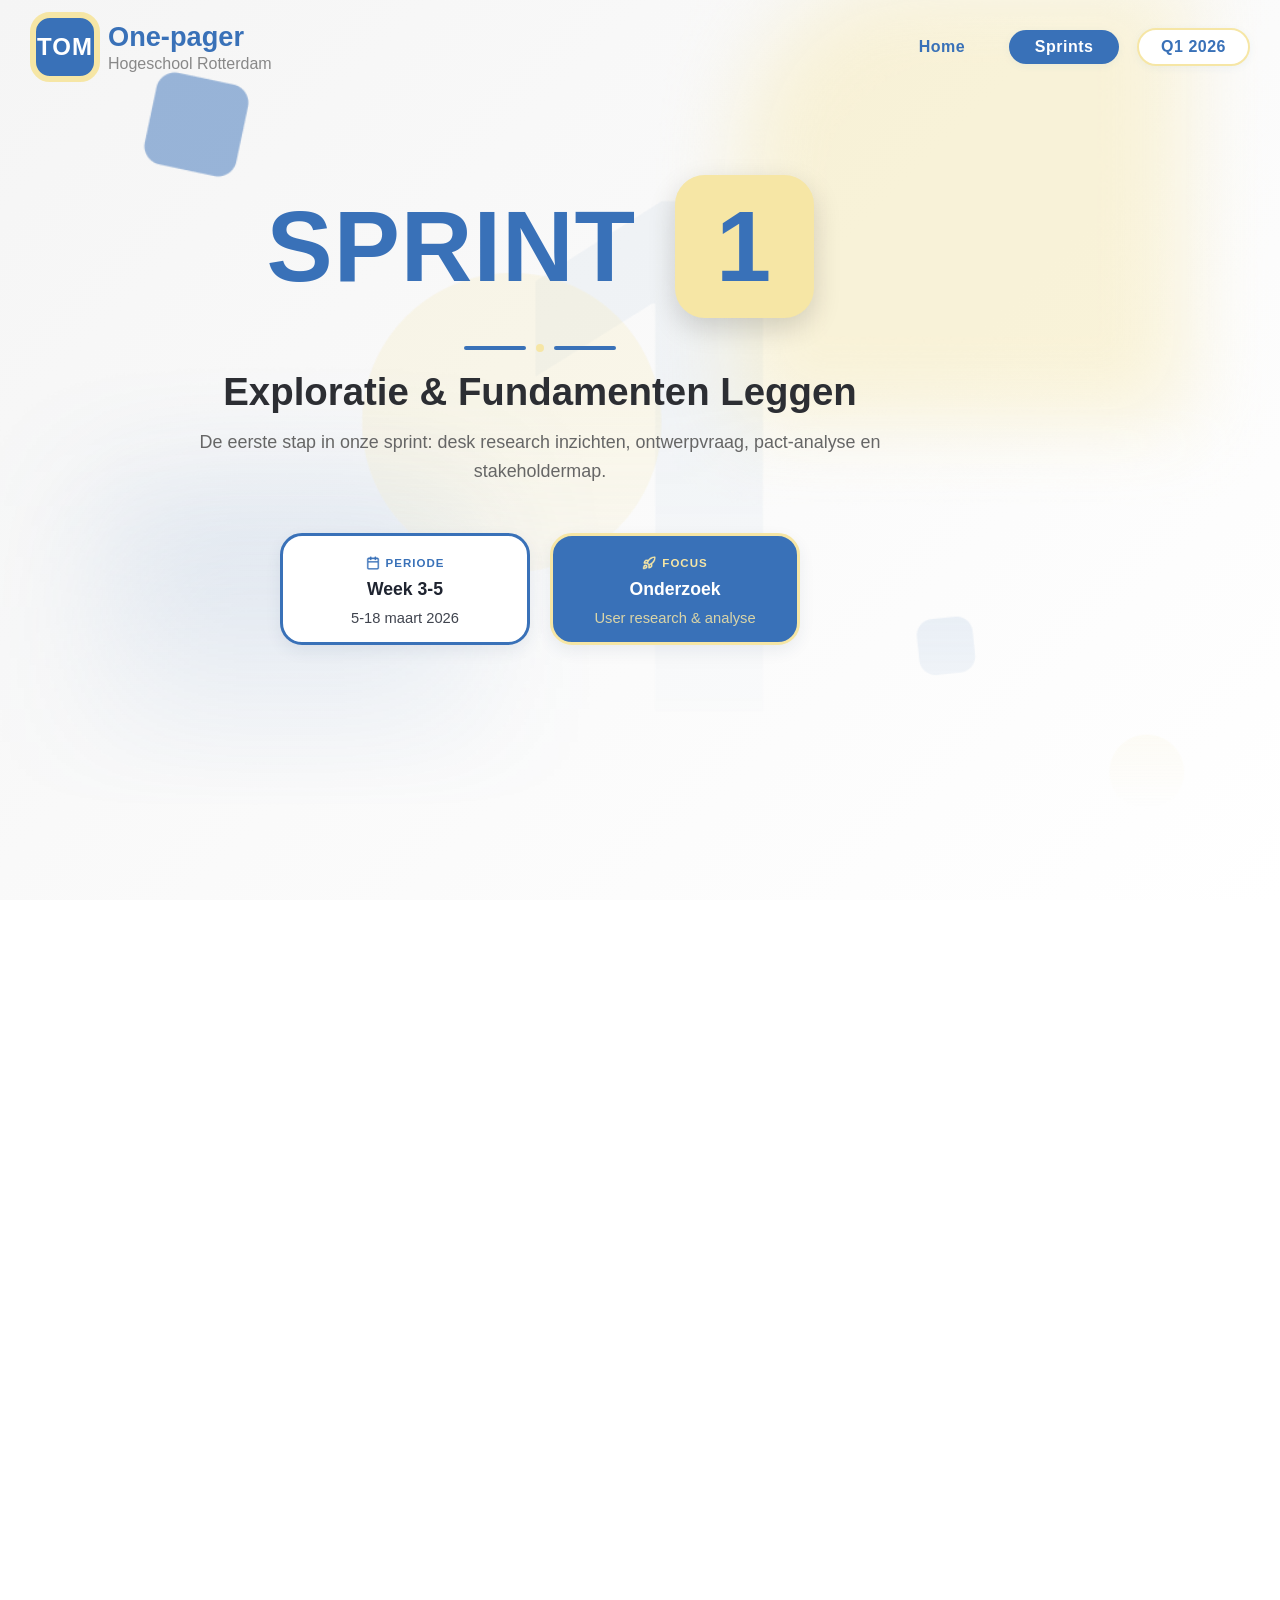
<file: Sprints/sprint_1.html>
<!DOCTYPE html>
<html lang="nl">
<head>
	<meta charset="UTF-8">
	<meta name="viewport" content="width=device-width, initial-scale=1.0">
	<title>Sprint 1</title>
    <script src="../sprint-dropdown.js" defer></script>
    <script src="../header-scroll.js" defer></script>
	<link rel="stylesheet" href="../style.css">
</head>
<body class="sprint-hero-page sprint-1-bg">
	 <header class="top-header sticky">
            <div class="header-content new-header">
                <a href="../index.html" class="logo-badge">
                    <div class="logo-square">
                        <span class="logo-text">TOM</span>
                    </div>
                </a>
                <div class="header-title-group">
                    <span class="header-title">One-pager</span>
                    <span class="header-subtitle">Hogeschool Rotterdam</span>
                </div>
                <div class="header-badges ">
                    <a href="../index.html" class="header-link">Home</a>
                    <div class="dropdown">
                        <button class="badge badge-blue" id="sprintDropdownBtn">Sprints</button>
                        <div id="sprintDropdownMenu" class="dropdown-menu">
                            <a href="sprint_1.html" class="dropdown-item">Sprint 1</a>
                            <a href="sprint_2.html" class="dropdown-item">Sprint 2</a>
                            <a href="sprint_3.html" class="dropdown-item">Sprint 3</a>
                            <a href="sprint_4.html" class="dropdown-item">Sprint 4</a>
                            <a href="sprint_5.html" class="dropdown-item">Sprint 5</a>
                        </div>
                    </div>
                    <span class="badge badge-yellow">Q1 2026</span>
                </div>
            </div>
        </header>
    <main>
        <section class="sprint-hero">
            <h1 class="sprint-title">SPRINT <span class="sprint-title-chip">1</span></h1>
            <div class="sprint-divider" aria-hidden="true">
                <span></span>
                <i></i>
                <span></span>
            </div>
            <h2 class="sprint-subtitle">Exploratie &amp; Fundamenten Leggen</h2>
            <p class="sprint-description">De eerste stap in onze sprint: desk research inzichten, ontwerpvraag, pact-analyse en stakeholdermap.</p>

            <div class="sprint-cards">
                <article class="sprint-card sprint-card-period">
                    <p class="sprint-card-label highlight-blue">
                        <img src="../Images/icons/Container_afspraken_secondairy.png" alt="Periode icoon" class="sprint-card-label-icon">
                        Periode
                    </p>
                    <p class="sprint-card-value">Week 3-5</p>
                    <p class="sprint-card-note">5-18 maart 2026</p>
                </article>

                <article class="sprint-card sprint-card-focus">
                    <p class="sprint-card-label highlight-yellow">
						<img src="../Images/icons/Container_rocket_secondairy.png" alt="Focus icoon" class="sprint-card-label-icon">
						Focus
					</p>
                    <p class="sprint-card-value">Onderzoek</p>
                    <p class="sprint-card-note highlight-yellow">User research &amp; analyse</p>
                </article>
            </div>
        </section>

		<!-- Ontwerpvraag Section -->
		<section class="design-question-section">
			<div class="dq-outer">
				<div class="dq-card">
					<span class="dq-label"><strong>ONTWERPVRAAG</strong></span>
					<p>Hoe kunnen we laaggeletterde migranten, tussen de 25 en 45 jaar, ondersteunen bij het sollicitatieproces?</p>
				</div>
			</div>
		</section>

        <!-- Scope & Sprintdoel Section -->
        <section class="scope-section">
            <h2 class="section-title">Scope & Sprintdoel</h2>

            <div class="scope-grid">
                <div class="scope-card scope-in">
                    <div class="scope-header">
                        <span class="scope-badge in">✔</span>
                        <span class="scope-title">Binnen scope</span>
                    </div>
                    <ul class="scope-list">
                        <li><span class="scope-icon in">✔</span>Desk research</li>
                        <li><span class="scope-icon in">✔</span>Field research</li>
                    </ul>
                </div>

                <div class="scope-card scope-out">
                    <div class="scope-header">
                        <span class="scope-badge out">✕</span>
                        <span class="scope-title">Buiten scope</span>
                    </div>
                    <ul class="scope-list">
                        <li><span class="scope-icon out">✕</span>Volledige implementatie </li>
                        <li><span class="scope-icon out">✕</span>Backend integratie</li>
                        <li><span class="scope-icon out">✕</span>Marketing materiaal</li>
                        <li><span class="scope-icon out">✕</span>Deployment naar productie</li>
                    </ul>
                </div>
            </div>
        </section>

        <!-- Sprintdoel Section -->
        <section class="design-question-section">
            <div class="dq-outer">
                <div class="dq-card">
                    <span class="dq-label"><strong>Sprintdoel</strong></span>
                    <p>In deze sprint willen wij onderzoek doen naar laaggeletterdheid en binnen dit onderwerp een specifiek probleem kiezen om verder te onderzoeken.</p>                </div>
            </div>
        </section>

        <!-- Pactanalyse Section -->
        <section class="pactanalyse-section">
            <h2 class="section-title">Pactanalyse</h2>
            <div class="pactanalyse-image-fullwidth">
                <img src="../Images/Packtanalyse.png" alt="Pactanalyse afbeelding" class="pactanalyse-img-fullwidth">
            </div>
        </section>

        <!-- Interview 1 Section -->
        <section class="sprint4-observation-section" aria-labelledby="interview1-title">
            <h2 id="interview1-title" class="section-title">Interviews Praktijkpartners</h2>
            <div class="sprint4-observation-card">
                <p>We zijn de sprint begonnen met interviews. Op hillevliet zijn we allemaal opgesplitst en hebben we vragen voorbereid en gevraagd aan de praktijkpartners. Hier kwam uit dat... ??? IDK MAAK AF</p>
            </div>
        </section>

        <!-- Desk Research Section -->
        <section class="sprint4-observation-section" aria-labelledby="deskresearch-title">
            <h2 id="deskresearch-title" class="section-title">Desk Research</h2>
            <div class="sprint4-observation-card">
                <p>We zijn begonnen met deskresearch. Hiervoor hebben we twaalf deelvragen opgesteld over verschillende onderwerpen binnen laaggeletterdheid. Ieder teamlid heeft twee deelvragen onderzocht. Met dit onderzoek wilden we basiskennis opdoen over laaggeletterdheid en de verschillende problemen waar deze doelgroep mee te maken heeft. Vervolgens hebben we onze bevindingen met elkaar gedeeld, zodat we als team konden bepalen op welk onderwerp binnen laaggeletterdheid we ons tijdens dit project wilden richten.</p>
                <br>
                <p><strong>Deelvragen:</strong></p>
                <div class="deelvragen-grid">
                    <div class="deelvraag-item"><span class="deelvraag-nr">1</span>Welke groepen mensen in Nederland hebben het vaakst te maken met laaggeletterdheid?</div>
                    <div class="deelvraag-item"><span class="deelvraag-nr">2</span>Wat zijn de belangrijkste kenmerken van laaggeletterde mensen (leeftijd, opleiding, achtergrond of werksituatie)?</div>
                    <div class="deelvraag-item"><span class="deelvraag-nr">3</span>In welke dagelijkse situaties ervaren laaggeletterde mensen de meeste problemen door hun beperkte taalvaardigheid?</div>
                    <div class="deelvraag-item"><span class="deelvraag-nr">4</span>Met welke taken hebben laaggeletterde mensen de meeste moeite, zoals administratie, gezondheidsinformatie of digitale diensten?</div>
                    <div class="deelvraag-item"><span class="deelvraag-nr">5</span>In welke situaties heeft laaggeletterdheid de grootste impact op hun zelfstandigheid en kwaliteit van leven?</div>
                    <div class="deelvraag-item"><span class="deelvraag-nr">6</span>Welke problemen ervaren laaggeletterde mensen bij het begrijpen van overheidsbrieven en formulieren?</div>
                    <div class="deelvraag-item"><span class="deelvraag-nr">7</span>Welke problemen ervaren laaggeletterde mensen bij het begrijpen van medicatie-instructies, doktersvoorschriften of voedingsinformatie?</div>
                    <div class="deelvraag-item"><span class="deelvraag-nr">8</span>Hoe gaan laaggeletterde mensen momenteel om met informatie die zij moeilijk begrijpen?</div>
                    <div class="deelvraag-item"><span class="deelvraag-nr">9</span>Bij wie zoeken laaggeletterde mensen hulp wanneer zij een brief, formulier of instructie niet begrijpen?</div>
                    <div class="deelvraag-item"><span class="deelvraag-nr">10</span>Welke bestaande hulpmiddelen of initiatieven zijn er om laaggeletterde mensen te ondersteunen?</div>
                    <div class="deelvraag-item"><span class="deelvraag-nr">11</span>Waarom maken laaggeletterde mensen soms geen gebruik van bestaande hulpmiddelen of ondersteuning?</div>
                    <div class="deelvraag-item"><span class="deelvraag-nr">12</span>Welke specifieke groep laaggeletterden ervaart het grootste probleem binnen het gekozen thema?</div>
                </div>
            </div>
        </section>

        <!-- Mindmap Waarden & Design Section -->
        <section class="sprint4-observation-section" aria-labelledby="mindmap-title">
            <h2 id="mindmap-title" class="section-title">Mindmap Waarden & Design</h2>
            <div class="sprint4-observation-card">
                <p>Op de workshop van maandag 9 maart hebben we een workshop gehad over hoe we de waarden van directe en indirecte stakeholders in kaart kunnen brengen, waardeconflicten die kunnen onstaan, hoe we deze kunnen balanceren en hoe we deze waarden kunnen omzetten naar ontwerprichtlijnen.</p>
            </div>
            <figure class="sprint4-probe-image-wrap">
                <img src="../Images/Mindmap Values in Design 2.png" alt="Mindmap waarden en design" class="sprint4-probe-image">
            </figure>
        </section>

        <!-- Stakeholder Matrix Section -->
        <section class="sprint4-observation-section" aria-labelledby="stakeholder-title">
            <h2 id="stakeholder-title" class="section-title">Stakeholder Matrix</h2>
            <div class="sprint4-observation-card">
                <p>Voor dit project is een stakeholderanalyse uitgevoerd in de vorm van een macht-belangenmatrix. Hiermee zijn de verschillende betrokken partijen ingedeeld op basis van hun invloed op het project en hun interesse in de uitkomst. Belangrijke stakeholders zijn onder andere laaggeletterde werkzoekenden, taalscholen zoals NLtraining, initiatieven voor laaggeletterden, werkgevers, het UWV en overheidsinstanties. De analyse hielp ons bepalen hoe we met de verschillende stakeholders moesten omgaan, bijvoorbeeld door hen actief te betrekken, goed te informeren of tevreden te houden gedurende het project.</p>
            </div>
            <figure class="sprint4-probe-image-wrap">
                <img src="../Images/Stakeholdermatrix_Macht_Belang.png" alt="Stakeholder matrix" class="sprint4-probe-image">
            </figure>
        </section>

        <!-- Interview 2 Section -->
        <section class="sprint4-observation-section" aria-labelledby="interview2-title">
            <h2 id="interview2-title" class="section-title">Interview Reint</h2>
            <div class="sprint4-observation-card">
                <p>Reint is van Stichting Lezen en Schrijven. Hij had ons afgewezen als praktijkpartner, maar we mochten een gesprek bijwonen van een ander groepje en daar ook onze eigen vragen stellen. Tijdens het gesprek hebben we meer inzicht gekregen in de uitdagingen waar laaggeletterden mee te maken hebben. We leerden onder andere dat er al veel ondersteuning beschikbaar is, maar dat deze vaak niet wordt gebruikt door schaamte of omdat mensen niet weten dat de hulp bestaat. Daarnaast kregen we meer informatie over de problemen die laaggeletterden ervaren tijdens het sollicitatieproces en hoe bestaande hulpmiddelen worden gebruikt. Ook werd duidelijk dat leren een belangrijk onderdeel van onze oplossing moest worden, omdat mensen die eenmaal beginnen met lessen deze vaak blijven volgen. Verder leerden we hoe belangrijk toegankelijkheid, eenvoud en een goede balans tussen tekst, geluid en beelden zijn bij het ontwerpen van een product voor deze doelgroep.</p>
            </div>
        </section>

        <!-- Interview 3 Section -->
        <section class="sprint4-observation-section" aria-labelledby="interview3-title">
            <h2 id="interview3-title" class="section-title">Interview Tanja</h2>
            <div class="sprint4-observation-card">
                <p>Tijdens sprint 1 hebben we een gesprek gehad met Tanja Ubert. Zij is een hogeschooldocent op de Hogeschool Rotterdam en voor haar bordspel Living Without Letters komt ze vaak in contact met laaggeletterden. Tijdens dit gesprek hebben we het gehad over hoe laaggeletterden leven, hoe zij de arbeidsmarkt zien en het verschil tussen moedertaal- en niet-moedertaalsprekers. Wat we vooral hebben geleerd is dat leven onder te lezen mogelijk is door de omgeving goed te onthouden en door hulp te vragen, waardoor laaggeletterdheid onzichtbaar lijkt. Binnen NT2-groep leven mensen echter vooral in kleine en strikte sociale regels met weinig externe contacten, waaronder vrouwen die in hun herkomstland geen onderwijs mochten volgen. Hierdoor is het vinden van hulp  voor hen een stuk moeilijker.</p>
            </div>
        </section>

    </main>
    
    <!-- Footer -->
    <footer class="footer-info">
        <div class="footer-info-cards">
            <div class="footer-info-card">
                <span class="footer-info-label">TEAMNAAM</span>
                <span class="footer-info-value">Team TOM</span>
            </div>
            <div class="footer-info-card">
                <span class="footer-info-label">OPDRACHT</span>
                <span class="footer-info-value">Digitale Sociale Innovatie</span>
            </div>
            <div class="footer-info-card">
                <span class="footer-info-label">CONTACT</span>
                <span class="footer-info-value">Fanuel Hadgu - 1087006@hr.nl</span>
            </div>
        </div>
    </footer>
</body>
</html>
</file>
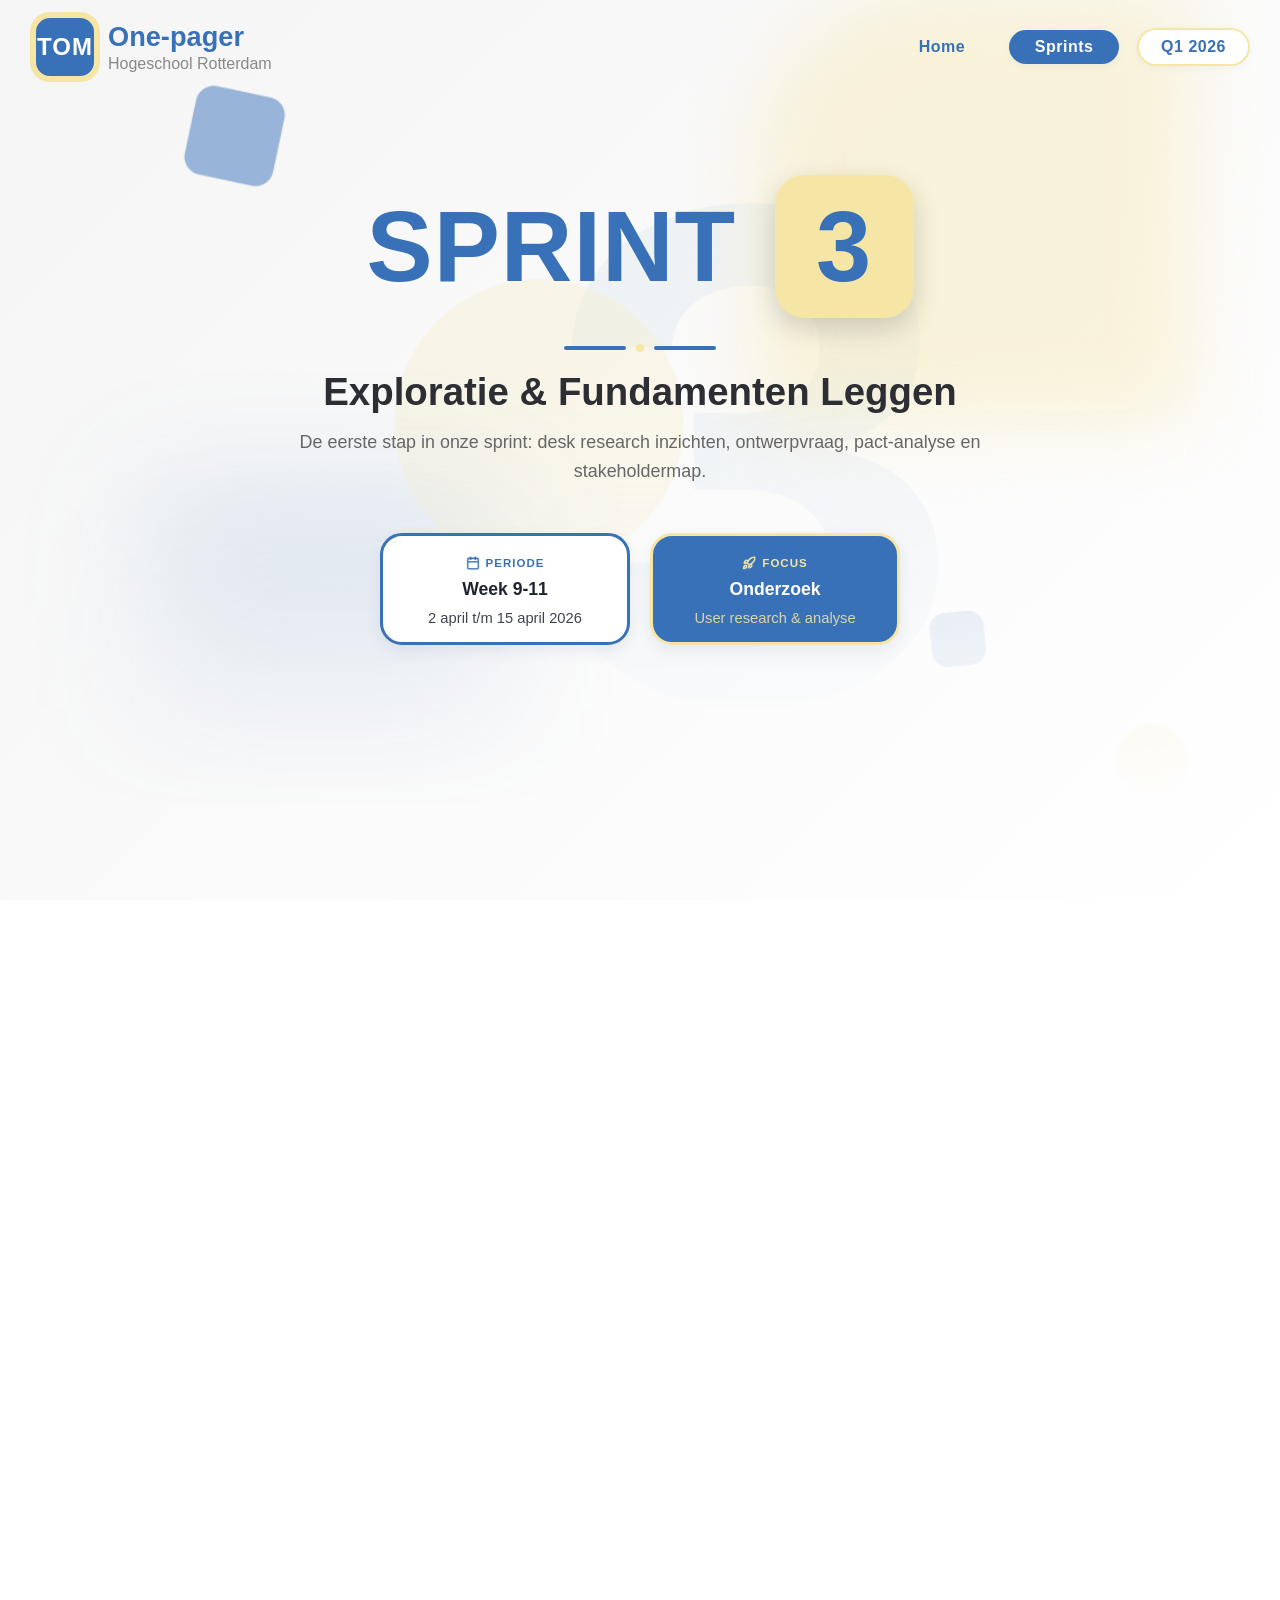
<file: Sprints/sprint_3.html>
<!DOCTYPE html>
<html lang="nl">
<head>
	<meta charset="UTF-8">
	<meta name="viewport" content="width=device-width, initial-scale=1.0">
	<title>Sprint 3</title>
	<script src="../sprint-dropdown.js"></script>
	<script src="../header-scroll.js"></script>
	<link rel="stylesheet" href="../style.css">
</head>
<body class="sprint-hero-page sprint-3-bg">
	 <header class="top-header sticky">
            <div class="header-content new-header">
                <a href="../index.html" class="logo-badge">
                    <div class="logo-square">
                        <span class="logo-text">TOM</span>
                    </div>
                </a>
                <div class="header-title-group">
                    <span class="header-title">One-pager</span>
                    <span class="header-subtitle">Hogeschool Rotterdam</span>
                </div>
                <div class="header-badges ">
                    <a href="../index.html" class="header-link">Home</a>
                    <div class="dropdown">
                        <button class="badge badge-blue" id="sprintDropdownBtn">Sprints</button>
                        <div id="sprintDropdownMenu" class="dropdown-menu">
                            <a href="sprint_1.html" class="dropdown-item">Sprint 1</a>
                            <a href="sprint_2.html" class="dropdown-item">Sprint 2</a>
                            <a href="sprint_3.html" class="dropdown-item">Sprint 3</a>
                            <a href="sprint_4.html" class="dropdown-item">Sprint 4</a>
                            <a href="sprint_5.html" class="dropdown-item">Sprint 5</a>
                        </div>
                    </div>
                    <span class="badge badge-yellow">Q1 2026</span>
                </div>
            </div>
        </header>
    <main class="sprint-main">
        <section class="sprint-hero">
            <h1 class="sprint-title">SPRINT <span class="sprint-title-chip">3</span></h1>
            <div class="sprint-divider" aria-hidden="true">
                <span></span>
                <i></i>
                <span></span>
            </div>
            <h2 class="sprint-subtitle">Exploratie &amp; Fundamenten Leggen</h2>
            <p class="sprint-description">De eerste stap in onze sprint: desk research inzichten, ontwerpvraag, pact-analyse en stakeholdermap.</p>

            <div class="sprint-cards">
                <article class="sprint-card sprint-card-period">
                    <p class="sprint-card-label highlight-blue">
                        <img src="../Images/icons/Container_afspraken_secondairy.png" alt="Periode icoon" class="sprint-card-label-icon">
                        Periode
                    </p>
                    <p class="sprint-card-value">Week 9-11</p>
                    <p class="sprint-card-note">2 april t/m 15 april 2026</p>
                </article>

                <article class="sprint-card sprint-card-focus">
                    <p class="sprint-card-label highlight-yellow">
						<img src="../Images/icons/Container_rocket_secondairy.png" alt="Focus icoon" class="sprint-card-label-icon">
						Focus
					</p>
                    <p class="sprint-card-value">Onderzoek</p>
                    <p class="sprint-card-note highlight-yellow">User research &amp; analyse</p>
                </article>
            </div>
        </section>

        <!-- Ontwerpvraag Section -->
		<section class="design-question-section">
			<div class="dq-outer">
				<div class="dq-card">
					<span class="dq-label"><strong>ONTWERPVRAAG</strong></span>
					<p>Welke functionaliteiten moeten we verwerken in ons prototype om werkzoekende  laaggeletterde tussen 18 en 60 te ondersteunen in het sollicitatieproces?</p>
				</div>
			</div>
		</section>

         <!-- Scope & Sprintdoel Section -->
        <section class="scope-section">
            <h2 class="section-title">Scope & Sprintdoel</h2>

            <div class="scope-grid">
                <div class="scope-card scope-in">
                    <div class="scope-header">
                        <span class="scope-badge in">✔</span>
                        <span class="scope-title">Binnen scope</span>
                    </div>
                    <ul class="scope-list">
                        <li><span class="scope-icon in">✔</span>Tweede probe opstellen</li>
                        <li><span class="scope-icon in">✔</span>Feedback opvragen en verwerken voor gemaakte producten (persona’s/aannames, probes en concepten)</li>
                        <li><span class="scope-icon in">✔</span>Desk research</li>
                        <li><span class="scope-icon in">✔</span>Contact leggen met mensen die dichtbij de doelgroep staan (Tom Adriaanse, jongeren loket)</li>
                        <li><span class="scope-icon in">✔</span>Eerste design van het prototype</li>
                    </ul>
                </div>

                <div class="scope-card scope-out">
                    <div class="scope-header">
                        <span class="scope-badge out">✕</span>
                        <span class="scope-title">Buiten scope</span>
                    </div>
                    <ul class="scope-list">
                        <li><span class="scope-icon out">✕</span>Backend integratie</li>
                        <li><span class="scope-icon out">✕</span>Deployment naar productie</li>
                        <li><span class="scope-icon out">✕</span>Marketing materiaal ontwikkelen</li>
                        <li><span class="scope-icon out">✕</span>Functioneel prototype maken</li>
                    </ul>
                </div>
            </div>
        </section>

                <!-- Sprint Doel Section -->
        <section class="design-question-section">
            <div class="dq-outer">
                <div class="dq-card">
                    <span class="dq-label"><strong>Sprintdoel</strong></span>
                    <p>In deze sprint gaan wij proberen in contact te komen met de doelgroep en bij hun onze probe te testen.</p>
                </div>
            </div>
        </section>

        <section class="probe-section">
            <h2 class="section-title">Probe</h2>
            <div class="probe-content">
                <div class="probe-kaarten-blauwvak">
                    <h3>Probe - Kaarten</h3>
                    <p>In Nederland bestaan er verschillende ongeschreven en geschreven normen rondom solliciteren. Denk hierbij aan kledingkeuze, houding tijdens een gesprek en de stappen binnen het sollicitatieproces. Voor veel mensen is deze kennis niet vanzelfsprekend, waardoor zij fouten kunnen maken bij het zoeken naar werk.</p>
                    <p>In deze probe onderzoeken we wat onze doelgroep al weet en wat minder bekend is. Op basis hiervan willen we inzicht krijgen in de volgende aannames:</p>
                    <ul>
                        <li>Niet alle laaggeletterde werkzoekenden weten welke kleding passend is voor een sollicitatiegesprek.</li>
                        <li>Niet alle laaggeletterde werkzoekenden kennen de stappen binnen het sollicitatieproces en de juiste volgorde daarvan.</li>
                        <li>Niet alle laaggeletterde werkzoekenden weten wat een cv of motivatiebrief is.</li>
                    </ul>
                    <h4>Opzet van de probe</h4>
                    <p>De probe verloopt als volgt:<br>
                    De deelnemer krijgt een vraag te horen en ontvangt vervolgens meerdere kaarten. De deelnemer kan aangeven welke kaarten volgens hen wel of niet passend zijn bij de vraag.</p>
                    <p>Het is belangrijk dat duidelijk wordt gemaakt dat er geen goede of foute antwoorden zijn. Het doel is om inzicht te krijgen in wat de deelnemer al kent en wat (nog) niet bekend is.</p>
                </div>
                <div class="probe-vragen">
                    <h4>Voorbeeldvragen</h4>
                    <div class="probe-vraag">
                        <strong>Vraag 1:</strong> Welk outfit zou je aan willen doen bij een sollicitatie voor een kantoor baan?
                        <div class="probe-afbeeldingen">
                            <img src="../Images/probe_cards/vraag1/man_1.png" alt="Man 1" height="80">
                            <img src="../Images/probe_cards/vraag1/man_2.png" alt="Man 2" height="80">
                            <img src="../Images/probe_cards/vraag1/man_3.png" alt="Man 3" height="80">
                            <img src="../Images/probe_cards/vraag1/vrouw_1.png" alt="Vrouw 1" height="80">
                            <img src="../Images/probe_cards/vraag1/vrouw_2.png" alt="Vrouw 2" height="80">
                            <img src="../Images/probe_cards/vraag1/vrouw_3.png" alt="Vrouw 3" height="80">
                        </div>
                    </div>
                    <div class="probe-vraag">
                        <strong>Vraag 2:</strong> Welke van deze opties is NIET deel van het sollicitatieproces?
                        <div class="probe-afbeeldingen">
                            <img src="../Images/probe_cards/vraag2/baan_zoeken.png" alt="Baan zoeken" height="80">
                            <img src="../Images/probe_cards/vraag2/interview.png" alt="Interview" height="80">
                            <img src="../Images/probe_cards/vraag2/werken.png" alt="Werken" height="80">
                        </div>
                    </div>
                    <div class="probe-vraag">
                        <strong>Vraag 3:</strong> Leg de plaatjes in de volgorde van solliciteren
                        <div class="probe-afbeeldingen">
                            <img src="../Images/probe_cards/vraag3/baan_zoeken.png" alt="Baan zoeken" height="80">
                            <img src="../Images/probe_cards/vraag3/cv_opsturen.png" alt="CV opsturen" height="80">
                            <img src="../Images/probe_cards/vraag3/interview.png" alt="Interview" height="80">
                            <img src="../Images/probe_cards/vraag3/contract_tekenen.png" alt="Contract tekenen" height="80">
                        </div>
                    </div>
                    <div class="probe-vraag">
                        <strong>Vraag 4:</strong> Wat is een juiste houding tijdens een interview?
                        <div class="probe-afbeeldingen">
                            <img src="../Images/probe_cards/vraag4/houding_geintresseerd.png" alt="Geïnteresseerd" height="80">
                            <img src="../Images/probe_cards/vraag4/houding_gebogen_rug.png" alt="Gebogen rug" height="80">
                            <img src="../Images/probe_cards/vraag4/houding_niet_geintresseerd.png" alt="Niet geïnteresseerd" height="80">
                        </div>
                    </div>
                </div>
            </div>
        </section>

        <!-- Gigamap Section -->
        <section class="sprint4-observation-section" aria-labelledby="gigamap-title">
            <h2 id="gigamap-title" class="section-title">Gigamap</h2>
            <div class="sprint4-observation-card">
                <p>In deze gigamap hebben we alle verschilende elementen in kaart gebracht. Denk hierbij aan de waardes, stakeholders, partners, doelgroep, context en oplossingen. Dit gaf ons een volledig overzicht van ons hele project en de onderlinge relaties tussen de verschillende elementen.</p>
            </div>
            <figure class="sprint4-probe-image-wrap">
                <img src="../Images/gigamap.png" alt="Gigamap sprint 3" class="sprint4-probe-image">
            </figure>
        </section>

        <!-- Interview Section -->
        <section class="interview-section">
            <h2 class="section-title">Interview</h2>
            
            <div class="interview-container">
                <div class="interview-intro">
                    <p>Afgelopen sprint hebben wij onder andere contact opgezocht met Tom Adriaanse, beleidsadviseur Taal bij de gemeente Rotterdam. Tijdens de interview hebben wij feedback gevraagd over onze twee probes, aannames, persona's en onze eindproduct concepten. Tom was over het algemeen heel positief over onze producten met kleine puntjes van feedback, advies en mogelijkheden.</p>
                </div>

                <div class="interview-content">
                    <div class="interview-item interview-item-expandable">
                        <div class="interview-header-toggle">
                            <h3 class="interview-subtitle">Feedback Probe 1: Sollicitatieproces nadoen met nep CV</h3>
                            <span class="interview-toggle-icon">▼</span>
                        </div>
                        <div class="interview-item-content">
                            <p>Hij vertelde dat laaggeletterde personen vaak al last hebben met basis digitale vaardigheden, en niet weten wat een CV is of hebben. Wat het uploaden daarvan lastig zou maken. Daarom is geadviseerd om de probe bij een gecontroleerde groep uit te voeren met een aantal (digitale basis) vaardigheden hebben. Ook is geadviseerd om contact op te nemen met Rotterdam Rijnmond en werk coaches voor Gem. Rotterdam. Voor rest is aangegeven aan dat dit de juiste manier van testen zou zijn.</p>
                        </div>
                    </div>

                    <div class="interview-item interview-item-expandable">
                        <div class="interview-header-toggle">
                            <h3 class="interview-subtitle">Feedback Probe 2: Sollicitatie kaarten</h3>
                            <span class="interview-toggle-icon">▼</span>
                        </div>
                        <div class="interview-item-content">
                            <p>De gemeente heeft gelijkwaardige testen gedaan met hun eigen website maar gebruikte "kinderlijke" plaatjes met wat zij zouden voelen.</p>
                        </div>
                    </div>

                    <div class="interview-item interview-item-expandable">
                        <div class="interview-header-toggle">
                            <h3 class="interview-subtitle">Feedback Persona's & Aannames</h3>
                            <span class="interview-toggle-icon">▼</span>
                        </div>
                        <div class="interview-item-content">
                            <p>Het klopt dat mensen inderdaad veel andere leunen binnen hun gemeenschap en dat dit fout gaat wanneer die connectie weg valt. De persona's zijn correct maar er moet rekening gehouden worden met arbeidsmigranten en jongeren net uitschool, omdat laageletterheid al vroeg problemen kan veroorzaken. Hier is nu een vierde persona voor toegevoegd.</p>
                        </div>
                    </div>

                    <div class="interview-item interview-item-expandable">
                        <div class="interview-header-toggle">
                            <h3 class="interview-subtitle">Feedback Concepten</h3>
                            <span class="interview-toggle-icon">▼</span>
                        </div>
                        <div class="interview-item-content">
                            <ul class="interview-list">
                                <li><span class="interview-bullet">•</span> Learning app wekte veel enthousiasme</li>
                                <li><span class="interview-bullet">•</span> Visuele CV maker voor laaggeletterde personen werd gemeld dat drag & drop makkelijk klinkt als je al tenmiste basis vaardigheden hebt.</li>
                                <li><span class="interview-bullet">•</span> Gebruik website hallowerk voor het afstemmen van website voor toegankelijkheid</li>
                            </ul>
                        </div>
                    </div>

                    <div class="interview-conclusion">
                        <h3 class="interview-subtitle">Vervolgstappen</h3>
                        <p>Op basis van dit gesprek hebben wij besloten als team om het concept: learning app verder uit te werken tot eerste prototype, een vierde persona te ontwikkelen, contact op te zoeken met Rotterdam Rijnmond en werkcoaches, inzitten op taallessen en hudige probes testen.</p>
                    </div>
                </div>
            </div>
        </section>
        <!-- Concept Leren Solliciteren Section -->
        <section class="sprint4-observation-section" aria-labelledby="concept-leren-title">
            <h2 id="concept-leren-title" class="section-title">Concept Leren Solliciteren</h2>
            <div class="sprint4-observation-card">
            <p>We zijn vervolgens begonnen met brainstormen over hoe we een learning app het beste kunnen ontwikkelen voor onze doelgroep. We zijn gestart met het verzamelen van ideeën door middel van een Crazy Eights-sessie. Hierbij bedacht iedereen in korte tijd meerdere mogelijke oplossingen en functies voor de applicatie. Daarna zijn we begonnen met het maken van eenvoudige ontwerpen, zodat we een beter beeld kregen van welke functionaliteiten de applicatie nodig zou hebben en hoe de gebruikerservaring eruit zou kunnen zien.</p>
            </div>
            <div class="sprint5-images">
                <figure class="sprint5-image-item">
                    <img src="../Images/Concept Leren Solliciteren/Crazy Eights.png" alt="Crazy Eights" class="sprint5-img">
                    <figcaption class="sprint5-img-caption">Crazy Eights</figcaption>
                </figure>
                <figure class="sprint5-image-item">
                    <img src="../Images/Concept Leren Solliciteren/Lessenoverzicht concept.png" alt="Lessenoverzicht concept" class="sprint5-img">
                    <figcaption class="sprint5-img-caption">Lessenoverzicht</figcaption>
                </figure>
                <figure class="sprint5-image-item">
                    <img src="../Images/Concept Leren Solliciteren/Quizvraag concept.png" alt="Quizvraag concept" class="sprint5-img">
                    <figcaption class="sprint5-img-caption">Quizvraag</figcaption>
                </figure>
            </div>
        </section>

    </main>
    <script>
        // Interview accordion functionality
        document.querySelectorAll('.interview-item-expandable .interview-header-toggle').forEach(header => {
            header.addEventListener('click', function() {
                const item = this.closest('.interview-item-expandable');
                item.classList.toggle('active');
            });
        });
    </script>    
</body>
</html>
</file>
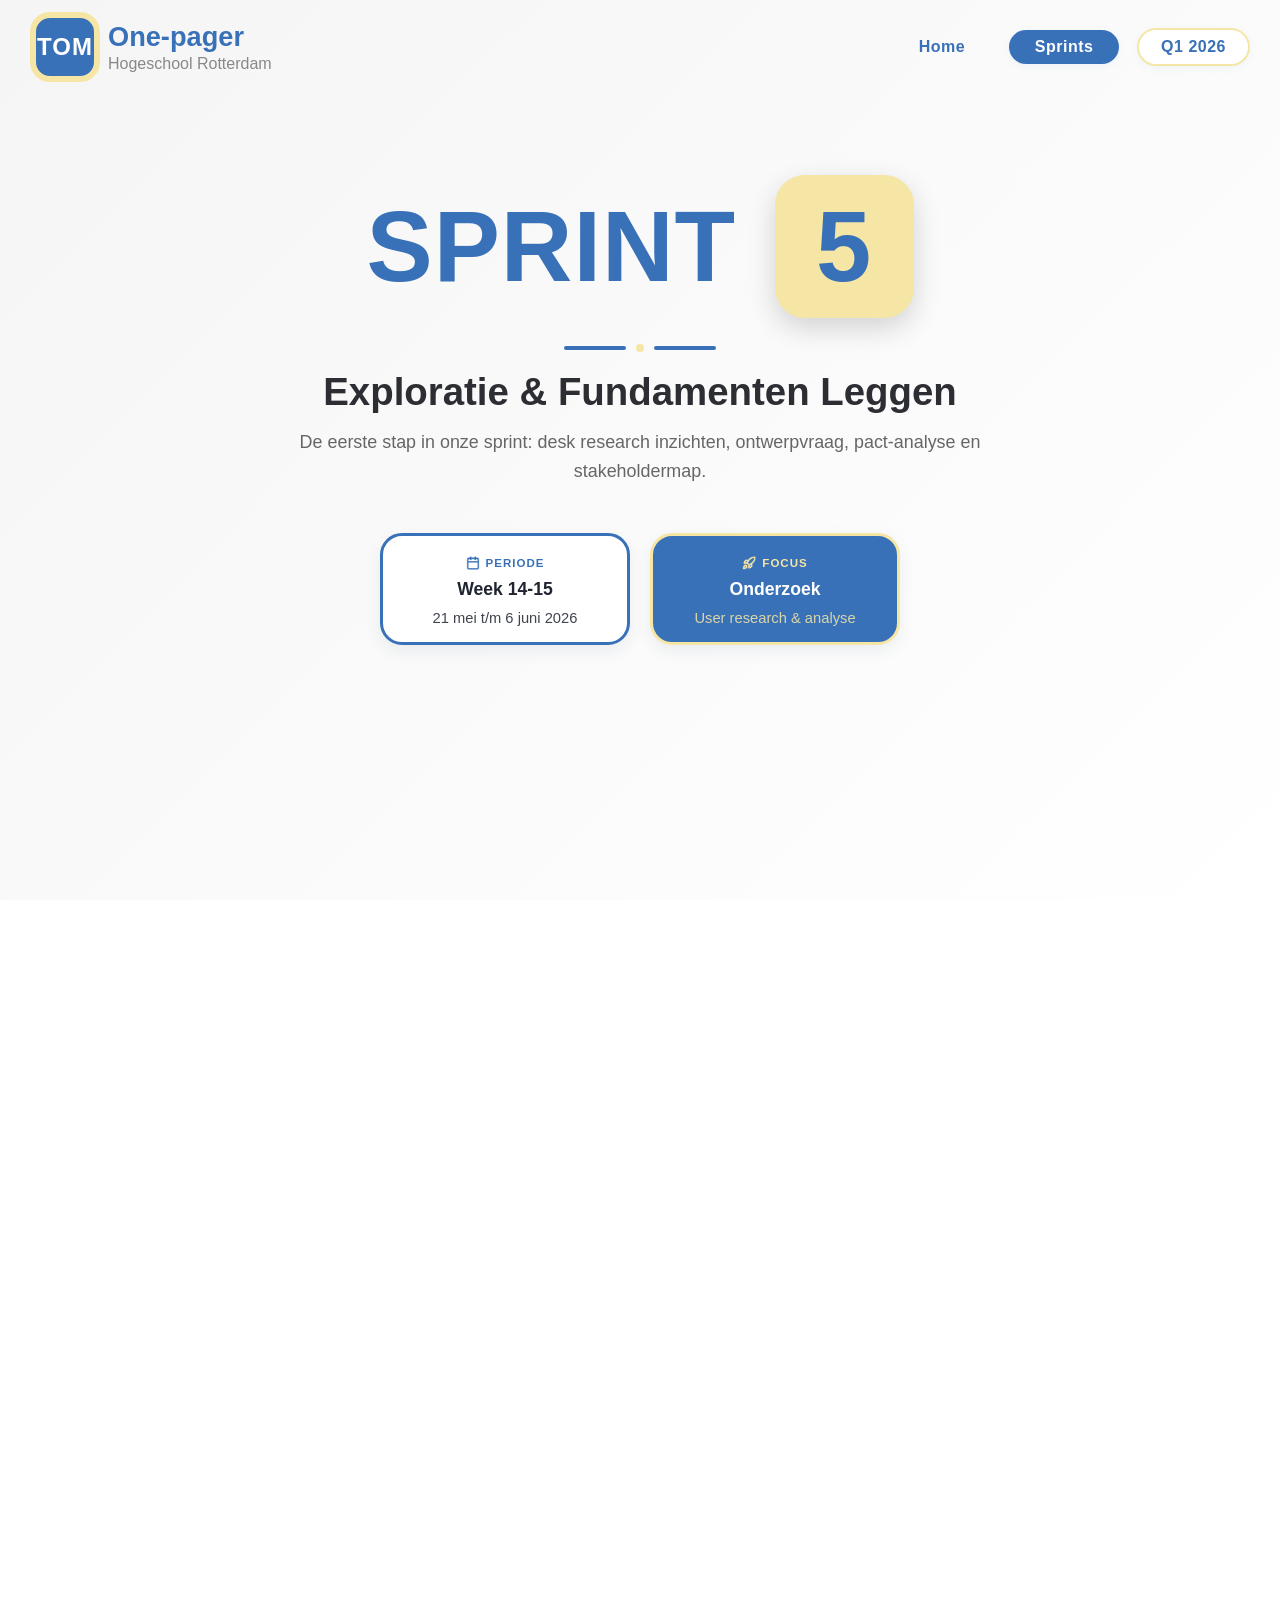
<file: Sprints/sprint_5.html>
<!DOCTYPE html>
<html lang="nl">
<head>
	<meta charset="UTF-8">
	<meta name="viewport" content="width=device-width, initial-scale=1.0">
	<title>Sprint 5</title>
	<script src="../sprint-dropdown.js"></script>
	<script src="../header-scroll.js"></script>
	<link rel="stylesheet" href="../style.css">
</head>
<body class="sprint-hero-page">
	 <header class="top-header sticky">
            <div class="header-content new-header">
                <a href="../index.html" class="logo-badge">
                    <div class="logo-square">
                        <span class="logo-text">TOM</span>
                    </div>
                </a>
                <div class="header-title-group">
                    <span class="header-title">One-pager</span>
                    <span class="header-subtitle">Hogeschool Rotterdam</span>
                </div>
                <div class="header-badges ">
                    <a href="../index.html" class="header-link">Home</a>
                    <div class="dropdown">
                        <button class="badge badge-blue" id="sprintDropdownBtn">Sprints</button>
                        <div id="sprintDropdownMenu" class="dropdown-menu">
                            <a href="sprint_1.html" class="dropdown-item">Sprint 1</a>
                            <a href="sprint_2.html" class="dropdown-item">Sprint 2</a>
                            <a href="sprint_3.html" class="dropdown-item">Sprint 3</a>
                            <a href="sprint_4.html" class="dropdown-item">Sprint 4</a>
                            <a href="sprint_5.html" class="dropdown-item">Sprint 5</a>
                        </div>
                    </div>
                    <span class="badge badge-yellow">Q1 2026</span>
                </div>
            </div>
        </header>
    <main class="sprint-main">
        <section class="sprint-hero">
            <h1 class="sprint-title">SPRINT <span class="sprint-title-chip">5</span></h1>
            <div class="sprint-divider" aria-hidden="true">
                <span></span>
                <i></i>
                <span></span>
            </div>
            <h2 class="sprint-subtitle">Exploratie &amp; Fundamenten Leggen</h2>
            <p class="sprint-description">De eerste stap in onze sprint: desk research inzichten, ontwerpvraag, pact-analyse en stakeholdermap.</p>

            <div class="sprint-cards">
                <article class="sprint-card sprint-card-period">
                    <p class="sprint-card-label highlight-blue">
                        <img src="../Images/icons/Container_afspraken_secondairy.png" alt="Periode icoon" class="sprint-card-label-icon">
                        Periode
                    </p>
                    <p class="sprint-card-value">Week 14-15</p>
                    <p class="sprint-card-note">21 mei t/m 6 juni 2026</p>
                </article>

                <article class="sprint-card sprint-card-focus">
                    <p class="sprint-card-label highlight-yellow">
						<img src="../Images/icons/Container_rocket_secondairy.png" alt="Focus icoon" class="sprint-card-label-icon">
						Focus
					</p>
                    <p class="sprint-card-value">Onderzoek</p>
                    <p class="sprint-card-note highlight-yellow">User research &amp; analyse</p>
                </article>
            </div>
        </section>

        <!-- Ontwerpvraag Section -->
		<section class="design-question-section">
			<div class="dq-outer">
				<div class="dq-card">
					<span class="dq-label"><strong>ONTWERPVRAAG</strong></span>
					<p>Hoe kunnen wij een digitaal toegankelijke tool bouwen die 25- tot 45-jarige laaggeletterden leert hoe het sollicatieproces werkt?</p>
				</div>
			</div>
		</section>

        <!-- Scope & Sprintdoel Section -->
        <section class="scope-section">
            <h2 class="section-title">Scope & Sprintdoel</h2>

            <div class="scope-grid">
                <div class="scope-card scope-in">
                    <div class="scope-header">
                        <span class="scope-badge in">✔</span>
                        <span class="scope-title">Binnen scope</span>
                    </div>
                    <ul class="scope-list">
                        <li><span class="scope-icon in">✔</span>Eindproduct coderen</li>
                        <li><span class="scope-icon in">✔</span>Testen van het product</li>
                        <li><span class="scope-icon in">✔</span>Feedback verwerken</li>
                        <li><span class="scope-icon in">✔</span>Documentatie</li>
                    </ul>
                </div>

                <div class="scope-card scope-out">
                    <div class="scope-header">
                        <span class="scope-badge out">✕</span>
                        <span class="scope-title">Buiten scope</span>
                    </div>
                    <ul class="scope-list">
                        <li><span class="scope-icon out">✕</span>UI-tests maken voor alle componenten</li>
                        <li><span class="scope-icon out">✕</span>Alle lessen/oefeningen uitwerken</li>
                        <li><span class="scope-icon out">✕</span>Hulp nodig AI Bot</li>
                        <li><span class="scope-icon out">✕</span>Voortgang bar werkend maken</li>
                    </ul>
                </div>
            </div>
        </section>

        <!-- Sprintdoel Section -->
        <section class="design-question-section">
            <div class="dq-outer">
                <div class="dq-card">
                    <span class="dq-label"><strong>Sprintdoel</strong></span>
					<p>In deze sprint willen wij het eindproduct bouwen en testen met de doelgroep en onze documentatie op orde krijgen. Als laatste willen we het volledige project laten zien op de eindexpo</p>
            </div>
        </section>

        <!-- Coderen Section -->
        <section class="sprint5-section" aria-labelledby="coderen-title">
            <h2 id="coderen-title" class="sprint5-section-title">Coderen</h2>
            <div class="sprint5-section-underline" aria-hidden="true"></div>

            <div class="sprint5-section-card">
                <p>Het ontwerpen was afgelopen sprint afgerond en in deze sprint was het de taak om het ontwerp om te zetten naar werkende code. We hebben gekozen om React te gebruiken als framework, omdat we een webapplicatie wilden bouwen en het grootste deel van het groepje hier al mee bekend was, waardoor we er snel mee konden starten. Daarnaast hebben we gekozen om Tailwind te gebruiken, zodat we minder losse CSS-bestanden hoefden te schrijven en sneller visuele onderdelen konden maken. Bij het ontwerpen hadden we alleen rekening gehouden met een telefoonversie, omdat een telefoon toegankelijker is en mensen vaker een telefoon hebben dan een computer of iets dergelijks. Bij het coderen moesten we daarom ook een desktopversie toevoegen, waardoor we het ontwerp responsive hebben gemaakt.</p>
            </div>

            <div class="sprint5-images">
                <figure class="sprint5-image-item">
                    <img src="../Images/Applicatie/Homepage webpagina.png" alt="Applicatie: Homepage desktop" class="sprint5-img">
                    <figcaption class="sprint5-img-caption">Homepage — desktop</figcaption>
                </figure>
                <figure class="sprint5-image-item">
                    <img src="../Images/Applicatie/Homepage webpagina telefoon.png" alt="Applicatie: Homepage telefoon" class="sprint5-img">
                    <figcaption class="sprint5-img-caption">Homepage — telefoon</figcaption>
                </figure>
            </div>
        </section>

        <!-- Observeren bij NL Training Section -->
        <section class="sprint5-section" aria-labelledby="observation-title-s5">
            <h2 id="observation-title-s5" class="sprint5-section-title">Observeren bij NL Training</h2>
            <div class="sprint5-section-underline" aria-hidden="true"></div>

            <div class="sprint5-section-card">
                <p>Wij hebben deze sprint weer onderzoek gedaan bij NLtraining naar onze doelgroep: werkzoekende laaggeletterden. We hebben gesproken met laaggeletterde mensen die de stof uit de applicatie al hebben gehad in lessen, en met een aantal die het nog niet hebben gehad. Door samenlopende feestdagen waren er deze keer minder gevorderde cursisten aanwezig.</p>
                <p>De gevorderde cursist vertelde dat de stof heel duidelijk was en precies aansluit op wat zij ook krijgen bij NLtraining. De taal was simpel en makkelijk te volgen en de lesstof zelf werd als eenvoudig ervaren. De sollicitatie-oefenfunctie werd in theorie goed gevonden, maar voelde in de praktijk te lang, vooral omdat je niet kunt oefenen op een functie waarvoor je daadwerkelijk zou willen trainen. De feedback van de applicatie op fout beantwoorde vragen en op de oefenfunctie werd juist als erg prettig ervaren. Daarnaast is gevraagd om meer talen toe te voegen, zoals Oekraiens en Pools.</p>
                <p>De tweede groep bestond uit twee laaggeletterde cursisten die deze stof nog niet vanuit NLtraining hadden ontvangen. Zij hebben de les "Leren CV maken" en de bijbehorende oefeningen doorlopen. Deze groep vond de lesstof en vragen goed te begrijpen, maar ervaarde wel moeite met standaard CV-termen zoals "werkervaring".</p>
            </div>

            <figure class="sprint4-probe-image-wrap">
                <img src="../Images/NLTraining 28-5.png" alt="Observeren bij NL Training" class="sprint4-probe-image">
            </figure>
        </section>

        <!-- Documentatie Section -->
        <section class="sprint5-section" aria-labelledby="documentatie-title">
            <h2 id="documentatie-title" class="sprint5-section-title">Documentatie</h2>
            <div class="sprint5-section-underline" aria-hidden="true"></div>

            <div class="sprint5-section-card">
            <p>Er is veel focus geweest op documentatie tijdens deze sprint. Dit was de laatste sprint van het project en we hadden nog wat documentatie op orde te krijgen. Hieronder valt een advies- en risicorapport, testrapport, onderzoeksrapport en het overdrachtsdocument.</p>            </div>
        </section>

    </main>
</body>
</html>
</file>
<file: style.css>
html {
    scroll-behavior: smooth;
}

/* Header link styling */
.header-link {
    color: #3971B8;
    font-weight: 600;
    text-decoration: none;
    padding: 8px 18px;
    border-radius: 18px;
    transition: background 0.2s, color 0.2s, box-shadow 0.2s;
    margin-right: 8px;
    font-size: 1rem;
    letter-spacing: 0.5px;
    display: inline-block;
}
.header-link:hover, .header-link:focus {
    background: #f6e6a5;
    color: #222;
    box-shadow: 0 2px 8px rgba(57,113,184,0.10);
    text-decoration: underline;
}
/* Voorblad achtergrond per sprint — fades seamlessly into page background */
.sprint-hero-page {
    position: relative;
}

.sprint-hero-page::before {
    content: '';
    position: absolute;
    top: 0;
    left: 0;
    width: 100%;
    height: 100vh;
    background-size: cover;
    background-position: center center;
    background-repeat: no-repeat;
    z-index: -1;
    /* Fade the image out toward the bottom, revealing the page background */
    -webkit-mask-image: linear-gradient(to bottom, black 0%, black 45%, transparent 90%);
    mask-image: linear-gradient(to bottom, black 0%, black 45%, transparent 90%);
    pointer-events: none;
}

.sprint-hero-page.sprint-1-bg::before {
    background-image: url("Images/voorblad_achtergrond/sprint1.png");
}
.sprint-hero-page.sprint-2-bg::before {
    background-image: url("Images/voorblad_achtergrond/sprint2.png");
}
.sprint-hero-page.sprint-3-bg::before {
    background-image: url("Images/voorblad_achtergrond/sprint3.png");
}
.sprint-hero-page.sprint-4-bg::before {
    background-image: url("Images/voorblad_achtergrond/sprint4.png");
}
/* Blauw vak voor probe-kaarten */
.probe-kaarten-blauwvak {
    border: 2.5px solid #3971B8;
    border-radius: 18px;
    background: #fff;
    box-shadow: 0 2px 12px rgba(57,113,184,0.08);
    padding: 22px 28px 18px 28px;
    margin-bottom: 2.5rem;
    width: 100%;
    max-width: 700px;
    text-align: left;
    display: flex;
    flex-direction: column;
    align-items: flex-start;
    font-size: 1.08rem;
}
@media (max-width: 800px) {
    .probe-kaarten-blauwvak {
        padding: 14px 8px 12px 8px;
        max-width: 98vw;
    }
}
/* Probe section styling */
.probe-section {
    width: 100%;
    display: flex;
    flex-direction: column;
    align-items: center;
    margin: 60px 0 0 0;
}
.probe-content {
    background: #f8f9fa;
    border-radius: 16px;
    padding: 2.5rem 3rem;
    margin-top: 2rem;
    box-shadow: 0 2px 12px rgba(0,0,0,0.06);
    max-width: 900px;
    width: 100%;
    display: flex;
    flex-direction: column;
    align-items: center;
}
.probe-content h3,
.probe-content h4,
.probe-content p,
.probe-content ul {
    width: 100%;
    max-width: 700px;
    text-align: center;
}
.probe-content ul {
    margin: 0 auto 1.5rem auto;
    text-align: left;
}
.probe-content li {
    font-size: 1.08rem;
}
.probe-vragen {
    margin-top: 2.5rem;
    width: 100%;
    max-width: 700px;
}
.probe-vraag {
    margin-bottom: 2.5rem;
    font-size: 1.13rem;
}
.probe-afbeeldingen {
    display: flex;
    gap: 1.2rem;
    flex-wrap: wrap;
    margin-top: 0.7rem;
    justify-content: center;
}
.probe-afbeeldingen img {
    border-radius: 8px;
    border: 1.5px solid #ddd;
    background: #fff;
    padding: 4px;
    transition: box-shadow 0.2s, border-color 0.2s;
    box-shadow: 0 1px 4px rgba(0,0,0,0.06);
    max-width: 120px;
    height: auto;
}
.probe-afbeeldingen img:hover {
    box-shadow: 0 4px 16px rgba(0,0,0,0.12);
    border-color: #0078d4;
}
@media (max-width: 1000px) {
    .probe-content {
        padding: 1.5rem 0.5rem;
    }
    .probe-vragen, .probe-content h3, .probe-content h4, .probe-content p, .probe-content ul {
        max-width: 98vw;
    }
}
@media (max-width: 600px) {
    .probe-content {
        padding: 0.7rem 0.1rem;
    }
    .probe-afbeeldingen img {
        max-width: 80px;
    }
    .probe-vraag {
        font-size: 1rem;
    }
}
.probe-vragen {
    margin-top: 2rem;
}
.probe-vraag {
    margin-bottom: 2.5rem;
}
.probe-afbeeldingen {
    display: flex;
    gap: 1rem;
    flex-wrap: wrap;
    margin-top: 0.5rem;
}
.probe-afbeeldingen img {
    border-radius: 8px;
    border: 1.5px solid #ddd;
    background: #fff;
    padding: 4px;
    transition: box-shadow 0.2s;
    box-shadow: 0 1px 4px rgba(0,0,0,0.06);
}
.probe-afbeeldingen img:hover {
    box-shadow: 0 4px 16px rgba(0,0,0,0.12);
    border-color: #0078d4;
}
/* Footer info cards */
.footer-info {
    width: 100%;
    display: flex;
    justify-content: center;
    align-items: flex-end;
    margin: 60px 0 0 0;
    background: #f7f7f9;
    padding: 40px 0 30px 0;
    box-sizing: border-box;
}
.footer-info-cards {
    display: flex;
    gap: 10vw;
    justify-content: center;
    align-items: stretch;
    width: 100%;
    max-width: 1100px;
}
.footer-info-card {
    background: #fff;
    border: 2px solid #3971B8;
    border-radius: 18px;
    box-shadow: 0 2px 12px rgba(57,113,184,0.08);
    padding: 14px 22px 12px 22px;
    min-width: 170px;
    flex: 1 1 0;
    display: flex;
    flex-direction: column;
    align-items: flex-start;
    justify-content: center;
    font-size: 1.05rem;
    position: relative;
    transition: box-shadow 0.2s;
    max-width: 220px;
}
@media (max-width: 900px) {
    .footer-info-cards {
        flex-direction: column;
        gap: 18px;
        align-items: center;
    }
    .footer-info-card {
        min-width: 180px;
        width: 100%;
        max-width: 500px;
        align-items: center;
        text-align: center;
    }
}

.footer-info-label {
    font-size: 0.92rem;
    color: #3971B8;
    font-weight: 700;
    letter-spacing: 1px;
    text-transform: uppercase;
    margin-bottom: 6px;
    display: block;
}
.footer-info-value {
    color: #222;
    font-weight: 500;
    margin-bottom: 0;
}
@media (max-width: 900px) {
    .footer-info-cards {
        flex-direction: column;
        gap: 18px;
        align-items: center;
    }
    .footer-info-card {
        min-width: 180px;
        width: 100%;
        align-items: center;
        text-align: center;
    }
}
/* Pactanalyse image full width */
.pactanalyse-image-fullwidth {
    width: 100%;
    display: flex;
    justify-content: center;
    align-items: center;
    background: #f5f5f5;
    padding: 0;
    margin: 40px 0 60px 0;
    box-sizing: border-box;
}
.pactanalyse-img-fullwidth {
    width: 100%;
    max-width: 900px;
    height: auto;
    display: block;
    border-radius: 16px;
    box-shadow: 0 4px 24px rgba(0,0,0,0.12);
    transition: box-shadow 0.2s;
}
.pactanalyse-img-fullwidth:hover {
    box-shadow: 0 8px 32px rgba(0,0,0,0.18);
}
/* Pactanalyse image groot en centraal */
.pactanalyse-image-wrapper.pactanalyse-image-large {
    display: flex;
    justify-content: center;
    align-items: center;
    margin: 40px 0 60px 0;
}
.pactanalyse-img-large {
    max-width: 900px;
    width: 100%;
    height: auto;
    box-shadow: 0 4px 24px rgba(0,0,0,0.12);
    border-radius: 16px;
    transition: box-shadow 0.2s;
}
.pactanalyse-img-large:hover {
    box-shadow: 0 8px 32px rgba(0,0,0,0.18);
}
/* Pactanalyse Section Styling */
.pactanalyse-section {
    width: 100%;
    margin: 80px auto 0 auto;
    display: flex;
    flex-direction: column;
    align-items: center;
}
.pactanalyse-flex {
    display: flex;
    gap: 2rem;
    align-items: center;
    flex-wrap: wrap;
    width: 100%;
    justify-content: center;
}

.pactanalyse-image-wrapper {
    flex: 1 1 350px;
    min-width: 250px;
    max-width: 480px;
    text-align: right;
}
.pactanalyse-image-wrapper img {
    max-width: 100%;
    height: auto;
    box-shadow: 0 2px 12px rgba(0,0,0,0.08);
    border-radius: 8px;
}
@media (max-width: 900px) {
    .pactanalyse-flex {
        flex-direction: column;
        align-items: stretch;
    }
    .pactanalyse-image-wrapper, .pactanalyse-text {
        max-width: 100%;
        text-align: center;
    }
}
* {
    margin: 0;
    padding: 0;
    box-sizing: border-box;
}

body {
    font-family: -apple-system, BlinkMacSystemFont, 'Segoe UI', Roboto, Oxygen, Ubuntu, Cantarell, sans-serif;
    background: linear-gradient(135deg, #f5f5f5 0%, #fff 100%);
    min-height: 100vh;
    display: flex;
    flex-direction: column;
    align-items: center;
}


.top-header {
    width: 100%;
    margin-bottom: auto;
    background: transparent;
    margin-top: 0;
    transition: background 0.3s, box-shadow 0.3s;
}

.top-header.scrolled {
    background: rgba(235, 234, 234, 0.96);
    box-shadow: 0 2px 12px rgba(0,0,0,0.08);
}

.sticky {
  position: fixed;
  top: 0;
  width: 100%;
  padding: 12px 30px 0px 30px;
  z-index: 2;
}

.header-content.new-header {
    display: flex;
    align-items: center;
    justify-content: flex-start;
    padding: 0 0 24px 0;
    position: relative;
}

.logo-badge {
    display: flex;
    align-items: center;
    text-decoration: none;
}

.logo-square {
    width: 70px;
    height: 70px;
    background: #3971B8;
    border-radius: 20px;
    display: flex;
    align-items: center;
    justify-content: center;
    border: 6px solid #f6e6a5;
    box-sizing: border-box;
    margin-right: 8px;
}

.logo-text {
    color: #fff;
    font-size: 1.5rem;
    font-weight: 700;
    letter-spacing: 1px;
    font-family: inherit;
}

.header-title-group {
    display: flex;
    flex-direction: column;
    justify-content: center;
    margin-right: 32px;
}

.header-title {
    color: #3971B8;
    font-size: 1.7rem;
    font-weight: 700;
    margin-bottom: 0px;
}

.header-subtitle {
    color: #888;
    font-size: 1rem;
    margin-top: 2px;
}

.header-badges {
    display: flex;
    align-items: center;
    gap: 18px;
    margin-left: auto;
}

.dropdown-nav {
    display: inline-flex;
    vertical-align: middle;
}

.badge {
    padding: 8px 22px;
    border-radius: 22px;
    font-size: 1rem;
    font-weight: 600;
    min-width: 110px;
    box-shadow: 0 2px 8px rgba(57,113,184,0.06);
    letter-spacing: 0.5px;
    border: none;
}
.badge-blue {
    background: #3971B8;
    color: #fff;
    border: none;
}
.badge-yellow {
    background: #fff;
    color: #3971B8;
    border: 2px solid #f6e6a5;
}

/* Dropdown menu styling */
.dropdown-nav {
    position: absolute;
    top: 30px;
    right: 60px;
    z-index: 10;
}
.dropbtn {
    background-color: #3971B8;
    color: white;
    padding: 10px 18px;
    font-size: 16px;
    border: none;
    border-radius: 6px;
    cursor: pointer;
    font-weight: 600;
    box-shadow: 0 2px 8px rgba(57,113,184,0.08);
    transition: background 0.2s;
}
.dropbtn:hover, .dropbtn:focus {
    background-color: #285185;
}
.dropdown-content {
    display: none;
    position: absolute;
    background-color: #fff;
    min-width: 160px;
    box-shadow: 0 8px 16px rgba(57,113,184,0.12);
    border-radius: 6px;
    right: 0;
    margin-top: 8px;
}
.dropdown-content a {
    color: #3971B8;
    padding: 12px 16px;
    text-decoration: none;
    display: block;
    border-radius: 6px;
    transition: background 0.2s;
}
.dropdown-content a:hover {
    background-color: #f0f4fa;
}
.dropdown-nav:hover .dropdown-content, .dropdown-nav:focus-within .dropdown-content {
    display: block;
}


/* Oude logo-styling verwijderd, want vervangen door logo-square */

.header-text h2 {
    font-size: 32px;
    color: #3971B8;
    margin: 0;
    font-weight: 700;
}

.header-text p {
    font-size: 18px;
    color: #666;
    margin: 2px 0 0 0;
}

.hero-section {
    max-width: 750px;
    width: 100%;
    text-align: center;
    animation: fadeIn 0.6s ease-in-out;
    flex: 1;
    display: flex;
    flex-direction: column;
    align-items: center;
    justify-content: center;
    margin-top: 15vh;
}
/* product vision styling */
.product-vision {
    max-width: 1100px;
    width: 100%;
    margin: 100px auto;
}

.pv-header {
    display: flex;
    align-items: baseline;
    gap: 12px;
    margin-bottom: 20px;
}

.pv-sprint {
    background: #f6e6a5;
    color: #222;
    font-weight: 600;
    padding: 4px 10px;
    border-radius: 8px;
    font-size: 14px;
}

/* Informational box with blue border used under Productvisie */
.info-box {
  background: #fff;
  border: 2px solid #3971B8;
  border-radius: 12px;
  padding: 25px 30px;
  color: #333;
  line-height: 1.8;
  margin-top: 18px;
  box-shadow: 0 6px 18px rgba(57,113,184,0.06);
}

.info-box .box-header {
  display: inline-block;
  color: #3971B8;
  font-weight: 700;
  padding: 0;
  margin-bottom: 12px;
}

.info-box .box-header::before {
  content: '';
  display: inline-block;
  width: 10px;
  height: 10px;
  background-color: #3971B8;
  border-radius: 50%;
  margin-right: 8px;
  vertical-align: middle;
}

.info-box .box-header.yellow-dot::before {
  background-color: #f5c842;
}

.info-box .box-header.with-arrow::before {
  content: '→';
  font-size: 18px;
  width: auto;
  height: auto;
  background-color: transparent;
  border-radius: 0;
  margin-right: 10px;
  color: #3971B8;
  vertical-align: text-bottom;
}

.info-boxes-grid {
  display: grid;
  grid-template-columns: 1fr 1fr;
  grid-template-rows: auto auto;
  gap: 40px;
  margin-bottom: 0;
}

.info-boxes-grid .info-box:first-child {
  grid-column: 1;
  grid-row: 1 / 3;
}

.info-boxes-grid .info-box:nth-child(2) {
  grid-column: 2;
  grid-row: 1;
}

.info-boxes-grid .info-box:nth-child(3) {
  grid-column: 2;
  grid-row: 2;
}

/* Sprint 4 current/desired/target group layout */
.sprint-4-current-desired-section {
    width: 100%;
    max-width: 1100px;
    margin: 80px auto;
}

.sprint-4-current-desired-section .info-boxes-grid {
    width: 100%;
    grid-template-columns: minmax(0, 1.25fr) minmax(0, 1fr);
}

.sprint-4-current-desired-section .info-box {
    margin-top: 0;
    min-width: 0;
}

@media (max-width: 900px) {
    .sprint-4-current-desired-section .info-boxes-grid {
        grid-template-columns: 1fr;
        grid-template-rows: auto;
        gap: 24px;
    }

    .sprint-4-current-desired-section .info-boxes-grid .info-box:first-child,
    .sprint-4-current-desired-section .info-boxes-grid .info-box:nth-child(2),
    .sprint-4-current-desired-section .info-boxes-grid .info-box:nth-child(3) {
        grid-column: auto;
        grid-row: auto;
    }
}

/* Sprint 4 & 5 observation sections */
.sprint4-observation-section,
.sprint5-section {
    width: 100%;
    max-width: 1180px;
    margin: 90px auto 60px;
    text-align: center;
}

.sprint4-observation-title,
.sprint5-section-title {
    margin: 0;
    color: #3971B8;
    font-size: 3rem;
    font-weight: 800;
    line-height: 1.1;
}

.sprint4-observation-underline,
.sprint5-section-underline {
    width: min(220px, 42vw);
    height: 8px;
    border-radius: 999px;
    background: #f6e6a5;
    margin: 14px auto 26px;
}

.sprint4-observation-card,
.sprint5-section-card {
    text-align: left;
    background: #f3f3f3;
    border: 3px solid #3971B8;
    border-radius: 22px;
    padding: 30px 32px;
    color: #555;
    line-height: 1.8;
    font-size: 1.06rem;
}

.sprint4-observation-card p,
.sprint5-section-card p {
    margin: 0;
}

.sprint4-observation-card p + p,
.sprint5-section-card p + p {
    margin-top: 22px;
}

.sprint4-probe-image-wrap {
    margin: 30px 0 0;
}

.sprint4-probe-image {
    display: block;
    width: 100%;
    max-width: 1020px;
    margin: 0 auto;
    box-shadow: 0 10px 24px rgba(57, 113, 184, 0.15);
}

@media (max-width: 860px) {
    .sprint4-observation-section,
    .sprint5-section {
        margin: 64px auto 44px;
    }

    .sprint4-observation-card,
    .sprint5-section-card {
        padding: 24px 20px;
        font-size: 1rem;
    }

    .sprint4-probe-image-wrap {
        margin-top: 22px;
    }

 
}

/* Sprint 4 Ontwerpen section */
.sprint4-design-section {
    width: 100%;
    max-width: 1180px;
    margin: 90px auto 60px;
    text-align: center;
}

.sprint4-design-duo {
    display: grid;
    grid-template-columns: 1fr 1fr 1fr;
    gap: 36px;
    margin-top: 32px;
}

.sprint4-design-duo-item {
    margin: 0;
    display: flex;
    flex-direction: column;
    align-items: center;
    gap: 12px;
}

.sprint5-images {
    display: flex;
    gap: 40px;
    justify-content: center;
    align-items: flex-end;
    margin-top: 32px;
}

.sprint5-image-item {
    display: flex;
    flex-direction: column;
    align-items: center;
    gap: 12px;
    margin: 0;
}

.sprint5-img {
    height: 420px;
    width: auto;
    border-radius: 16px;
    box-shadow: 0 10px 24px rgba(57, 113, 184, 0.15);
}

.sprint5-img-caption {
    font-size: 0.95rem;
    font-weight: 600;
    color: #3971B8;
    background: #e8f0fb;
    border-radius: 999px;
    padding: 4px 18px;
}

.probe-images-grid {
    display: grid;
    grid-template-columns: repeat(3, 1fr);
    gap: 24px;
    padding: 40px 40px 40px;
    margin-top: 24px;
}

.probe-images-note {
    text-align: center;
    font-size: 0.82rem;
    color: #888;
    font-style: italic;
    margin-top: 4px;
}

.probe-images-grid figure {
    display: flex;
    flex-direction: column;
    align-items: center;
    gap: 10px;
}

.probe-images-grid img {
    width: 100%;
    height: auto;
    border-radius: 12px;
    box-shadow: 0 2px 12px rgba(0,0,0,0.10);
}

.sprint4-design-caption {
    font-size: 0.95rem;
    font-weight: 600;
    color: #3971B8;
    text-align: center;
    background: #e8f0fb;
    border-radius: 999px;
    padding: 4px 18px;
}

.sprint4-design-text {
    text-align: left;
    background: #f3f3f3;
    border: 3px solid #3971B8;
    border-radius: 16px;
    padding: 32px 36px;
    font-size: 1.06rem;
    line-height: 1.7;
    color: #222;
    display: flex;
    flex-direction: column;
    justify-content: center;
}

.sprint4-design-text p {
    margin: 0;
}

.sprint4-design-text p + p {
    margin-top: 22px;
}

.sprint4-design-image-wrap {
    margin: 0;
    display: flex;
    align-items: center;
    justify-content: center;
}

.sprint4-design-image {
    display: block;
    width: auto;
    max-width: 100%;
    max-height: 420px;
    object-fit: contain;
    border-radius: 16px;
    box-shadow: 0 10px 24px rgba(57, 113, 184, 0.15);
}

@media (max-width: 860px) {
    .sprint4-design-section {
        margin: 64px auto 44px;
    }

    .sprint4-design-duo {
        grid-template-columns: 1fr;
        gap: 28px;
    }

    @media (max-width: 1100px) and (min-width: 861px) {
        .sprint4-design-duo {
            grid-template-columns: 1fr 1fr;
        }
    }

    .sprint4-design-text {
        padding: 24px 20px;
        font-size: 1rem;
    }
}

/* Deelvragen grid */
.deelvragen-grid {
    display: grid;
    grid-template-columns: 1fr 1fr;
    gap: 10px;
    margin-top: 14px;
}

.deelvraag-item {
    display: flex;
    align-items: flex-start;
    gap: 10px;
    background: #fff;
    border: 1.5px solid #d0dff5;
    border-radius: 10px;
    padding: 10px 14px;
    font-size: 0.93rem;
    line-height: 1.45;
    color: #333;
}

.deelvraag-nr {
    flex-shrink: 0;
    background: #3971B8;
    color: #fff;
    border-radius: 50%;
    width: 22px;
    height: 22px;
    display: flex;
    align-items: center;
    justify-content: center;
    font-size: 0.78rem;
    font-weight: 700;
}

@media (max-width: 700px) {
    .deelvragen-grid {
        grid-template-columns: 1fr;
    }
}

/* Sprint Goal Section */
.sprint-doel-section {
    width: 100%;
    max-width: 1100px;
    margin: 60px auto;
    display: flex;
    justify-content: center;
}

.sprint-doel-box {
    background: linear-gradient(135deg, #3971B8 0%, #2d5a9f 100%);
    border-radius: 32px;
    padding: 36px 32px;
    width: 100%;
    max-width: 800px;
    display: flex;
    align-items: flex-start;
    gap: 24px;
    box-shadow: 0 8px 24px rgba(57, 113, 184, 0.18);
    color: #fff;
}

.sprint-doel-icon-badge {
    display: flex;
    align-items: center;
    justify-content: center;
    width: 70px;
    height: 70px;
    background: #f6e6a5;
    border-radius: 50%;
    flex-shrink: 0;
}

.sprint-doel-icon {
    width: 40px;
    height: 40px;
    display: block;
}

.sprint-doel-content {
    display: flex;
    flex-direction: column;
    gap: 12px;
    flex: 1;
}

.sprint-doel-label {
    font-size: 0.95rem;
    font-weight: 700;
    letter-spacing: 1px;
    text-transform: uppercase;
    color: #f6e6a5;
}

.sprint-doel-box p {
    font-size: 1.1rem;
    line-height: 1.6;
    margin: 0;
    color: #fff;
    font-weight: 500;
}

@media (max-width: 768px) {
    .sprint-doel-box {
        flex-direction: column;
        align-items: center;
        text-align: center;
        padding: 28px 24px;
    }

    .sprint-doel-icon-badge {
        width: 60px;
        height: 60px;
    }

    .sprint-doel-icon {
        width: 36px;
        height: 36px;
    }

    .sprint-goal-box p {
        font-size: 1rem;
    }
}

/* Scope & Sprintdoel Section */
.scope-section {
    max-width: 1100px;
    width: 100%;
    margin: 80px auto;
    text-align: left;
}

.scope-grid {
    display: grid;
    grid-template-columns: repeat(2, 1fr);
    gap: 32px;
    margin-top: 30px;
}

.scope-card {
    background: #fff;
    border: 2px solid;
    border-radius: 20px;
    padding: 28px 30px;
    box-shadow: 0 6px 18px rgba(57, 113, 184, 0.06);
}

.scope-card.scope-in {
    border-color: #3971B8;
}

.scope-card.scope-out {
    border-color: #d9d9d9;
}

.scope-header {
    display: flex;
    align-items: center;
    margin-bottom: 18px;
}

.scope-title {
    font-size: 1.6rem;
    font-weight: 700;
    margin-left: 5px;
}

.scope-badge {
    display: inline-flex;
    align-items: center;
    justify-content: center;
    width: 36px;
    height: 36px;
    border-radius: 12px;
    font-weight: 700;
    font-size: 1rem;
}

.scope-badge.in {
    background: #3971B8;
    color: #fff;
}

.scope-badge.out {
    background: #f5f5f5;
    color: #666;
}

.scope-list {
    list-style: none;
    padding: 0;
    margin: 0;
    display: flex;
    flex-direction: column;
    gap: 14px;
}

.scope-list li {
    display: flex;
    align-items: flex-start;
    gap: 12px;
    font-weight: 600;
    color: #333;
}

.scope-icon {
    display: inline-flex;
    align-items: center;
    justify-content: center;
    width: 24px;
    height: 24px;
    border-radius: 25px;
    font-size: 0.9rem;
    flex-shrink: 0;
}

.scope-icon.in {
    background: rgba(57, 113, 184, 0.15);
    color: #3971B8;
}

.scope-icon.out {
    background: rgba(0, 0, 0, 0.05);
    color: #999;
}

@media (max-width: 820px) {
    .scope-grid {
        grid-template-columns: 1fr;
    }
}

/* Randvoorwaarden Section */
.randvoorwaarden-section {
    max-width: 1100px;
    width: 100%;
    margin: 110px auto 40px;
    text-align: center;
}

.randvoorwaarden-shell {
    border: 3px solid #3971B8;
    border-radius: 34px;
    padding: 36px;
    background: #fff;
    position: relative;
    z-index: 1;
}

.randvoorwaarden-grid {
    display: grid;
    grid-template-columns: 1fr 1fr;
    gap: 20px;
}

.randvoorwaarden-item {
    min-height: 86px;
    border-radius: 18px;
    border: 2px solid #d9d9d9;
    background: #fafafa;
    display: flex;
    align-items: center;
    padding: 18px;
    text-align: left;
}

.randvoorwaarden-item.is-filled {
    background: #fff;
}

.randvoorwaarden-item.is-empty {
    justify-content: flex-start;
}

.rv-icon-box {
    width: 44px;
    height: 44px;
    border-radius: 12px;
    background: #3971B8;
    color: #fff;
    display: inline-flex;
    align-items: center;
    justify-content: center;
    flex-shrink: 0;
    margin-right: 12px;
}

.rv-icon-box svg {
    width: 23px;
    height: 23px;
}

.randvoorwaarden-item p {
    font-size: 1.05rem;
    line-height: 1.55;
    color: #666;
    margin: 0;
    max-width: 85%;
}

@media (max-width: 900px) {
    .randvoorwaarden-grid {
        grid-template-columns: 1fr;
    }

    .randvoorwaarden-shell {
        padding: 24px;
    }
}

/* Dropdown styling */
.dropdown {
    display: inline-block;
    position: relative;
}

.dropdown-menu {
    position: absolute;
    left: 0;
    top: 100%;
    min-width: 110px;
    z-index: 1000;
    border-radius: 8px;
    overflow: hidden;
    font-weight: 600;
}

.dropdown-item {
    display: flex;
    align-items: center;
    justify-content: center;
    text-align: center;
    padding: 8px 16px;
    background: #3971B8;
    color: #fff;
    text-decoration: none;
    margin-top: 5px;
    border-radius: 25px;
    opacity: 0;
    transform: translateY(-10px);
    transition: opacity 0.35s cubic-bezier(0.4, 2, 0.6, 1), transform 0.35s cubic-bezier(0.4, 2, 0.6, 1);
}

.dropdown-item.show {
    opacity: 1;
    transform: translateY(0);
}

.icon-wrap {
    width: 80px;
    height: 80px;
    background: #4a6cf7;
    border-radius: 16px;
.stakeholdermap-section {
    width: 100%;
    max-width: 1100px;
    margin: 80px auto;
    text-align: center;
}
.stakeholdermap-image-wrapper {
    margin-top: 28px;
    padding: 0 20px;
}
.stakeholdermap-image {
    width: 100%;
    max-width: 820px;
    height: auto;
    border-radius: 18px;
    box-shadow: 0 10px 30px rgba(57, 113, 184, 0.15);
    display: block;
    margin: 0 auto;
}
    display: flex;
    align-items: center;
    justify-content: center;
    overflow: hidden;
}

.icon-wrap img {
    width: 100%;
    height: 100%;
    object-fit: cover;
}

.rv-icon-box img {
    width: 40px;
    height: 40px;
    object-fit: contain;
}

@keyframes fadeIn {
    from {
        opacity: 0;
        transform: translateY(20px);
    }
    to {
        opacity: 1;
        transform: translateY(0);
    }
}

html, body {
    min-height: 100vh;
    height: 100%;
    overflow-y: auto;
}

body {
    font-family: -apple-system, BlinkMacSystemFont, 'Segoe UI', Roboto, Oxygen, Ubuntu, Cantarell, sans-serif;
    background: linear-gradient(135deg, #f5f5f5 0%, #fff 100%);
    min-height: 100vh;
    display: flex;
    flex-direction: column;
    padding: 40px 0 0 0;
    align-items: center;
}

.hero-section .badge {
    color: white;
    padding: 12px 30px;
    border-radius: 25px;
    font-size: 18px;
    font-weight: 600;
    margin-bottom: 40px;
    letter-spacing: 0.5px;
}

.main-title {
    font-size: 90px;
    font-weight: 700;
    color: #222;
    margin-bottom: 40px;
    line-height: 1.1;
}

.main-title .highlight {
    color: #3971B8;
}

.cta-button {
    display: inline-block;
    background-color: #F6E6A5;
    color: #222;
    padding: 20px 80px;
    border-radius: 15px;
    font-size: 22px;
    font-weight: 600;
    margin-bottom: 50px;
    box-shadow: 0 4px 15px rgba(253, 216, 53, 0.3);
}

.intro-text {
    color: #666;
    font-size: 20px;
    line-height: 1.8;
    max-width: 600px;
    margin: 0 auto;
}

.section {
      max-width: 1200px;
      text-align: center;
      margin-top: 22%;
    }
 
    .section-title {
      font-size: 3rem;
      font-weight: 800;
      color: #3971B8;
      margin-bottom: 16px;
    }
 
    .section-title .star {
      color: #f5c842;
      font-size: 1.8rem;
      vertical-align: middle;
    }
 
    .section-subtitle {
      font-size: 1.2rem;
      color: #555;
      margin-bottom: 60px;
      font-weight: 400;
    }
 
    .team-grid {
      display: grid;
      grid-template-columns: repeat(3, 1fr);
      gap: 40px;
    }
 
    .team-card {
      background: #fff;
      border: 2px solid #3971B8;
      border-radius: 18px;
      padding: 60px 100px 50px;
      display: flex;
      flex-direction: column;
      align-items: center;
      gap: 18px;
      box-shadow: 0 4px 18px rgba(74, 108, 247, 0.08);
      transition: transform 0.2s ease, box-shadow 0.2s ease;
    }
 
    .team-card:hover {
      transform: translateY(-4px);
      box-shadow: 0 10px 30px rgba(74, 108, 247, 0.15);
    }
 
    .avatar {
      width: 140px;
      height: 140px;
      border-radius: 50%;
      background-color: #3971B8;
      overflow: hidden;
      display: flex;
      align-items: center;
      justify-content: center;
      flex-shrink: 0;
    }
 
    .avatar img {
      width: 100%;
      height: 100%;
      object-fit: cover;
      border-radius: 50%;
    }
 
    .avatar .fallback-icon {
      display: none;
      width: 40px;
      height: 40px;
    }
 
    .avatar.no-img .fallback-icon {
      display: block;
    }
 
    .member-name {
      font-size: 1.3rem;
      font-weight: 800;
      color: #3971B8;
    }
 
    .member-role {
      font-size: 1.1rem;
      color: #666;
      font-weight: 500;
    }
 
    @media (max-width: 680px) {
      .team-grid { grid-template-columns: repeat(2, 1fr); }
    }

/* ontwerpvraag section container */
.design-question-section {
    max-width: 900px;
    min-width: 650px;
    margin: 80px auto;
    text-align: left;
}

/* outer yellow wrapper */
.dq-outer {
    background: #f6e6a5;
    border-radius: 40px;
    padding: 15px;
    position: relative;
    rotate: calc(1deg);
}

/* blue inner card */
.dq-card {
    position: relative;
    background: #3971B8;
    color: #fff;
    border-radius: 20px;
    padding: 40px 28px;
    overflow: hidden;
    rotate: calc(-1deg);
}

.dq-label {
    position: absolute;
    top: 12px;
    left: 16px;
    background: #f6e6a5;
    color: #3971B8;
    padding: 4px 10px;
    font-size: 0.75rem;
    text-transform: uppercase;
    border-radius: 10px;
}

.dq-card p {
    margin: 0;
    font-size: 1.2rem;
    line-height: 1.8;
    margin-top: 20px;
}
 
    @media (max-width: 420px) {
      .team-grid { grid-template-columns: 1fr; }
    }

/* Responsive Design */
@media (max-width: 768px) {
    .main-title {
        font-size: 48px;
    }
    
    .cta-button {
        padding: 14px 32px;
        font-size: 16px;
    }
    
    .intro-text {
        font-size: 15px;
    }
}

@media (max-width: 480px) {
    .main-title {
        font-size: 36px;
    }
    
    .badge {
        font-size: 12px;
        padding: 6px 16px;
    }
    
    .cta-button {
        padding: 12px 24px;
        font-size: 14px;
    }
    
    .intro-text {
        font-size: 14px;
    }
}

/* Teamwaarden Section */
.values-section {
    max-width: 1200px;
    width: 100%;
    text-align: center;
    margin: 120px auto;
}

.title-underline {
    width: 80px;
    height: 5px;
    background: #F6E6A5;
    border-radius: 2px;
    margin: 15px auto 60px;
}

.values-grid {
    display: grid;
    grid-template-columns: repeat(5, 1fr);
    gap: 32px;
}

.value-card {
    border: 2px solid #3971B8;
    border-radius: 18px;
    padding: 35px 20px 32px;
    display: flex;
    flex-direction: column;
    align-items: center;
    gap: 16px;
    background: #fff;
    box-shadow: 0 4px 18px rgba(74, 108, 247, 0.08);
    transition: transform 0.2s ease, box-shadow 0.2s ease;
}

.value-card:hover {
    transform: translateY(-4px);
    box-shadow: 0 10px 28px rgba(74, 108, 247, 0.15);
}

.icon-wrap {
    width: 80px;
    height: 80px;
    border-radius: 16px;
    overflow: hidden;
    flex-shrink: 0;
    background: #eef1ff;
}

.icon-wrap img {
    width: 100%;
    height: 100%;
    object-fit: cover;
    display: block;
}

.value-name {
    font-size: 1.1rem;
    font-weight: 800;
    color: #3971B8;
}

.value-desc {
    font-size: 0.95rem;
    color: #666;
    font-weight: 500;
    line-height: 1.6;
    text-align: center;
}

@media (max-width: 1000px) {
    .values-grid { grid-template-columns: repeat(4, 1fr); }
}

@media (max-width: 780px) {
    .values-grid { grid-template-columns: repeat(3, 1fr); }
}

/* Sprint 1 hero layout */
body.sprint-hero-page {
    overflow-x: hidden;
}

.sprint-main {
    width: 100%;
    display: flex;
    flex-direction: column;
    align-items: center;
}

.sprint-hero {
    max-width: 980px;
    width: 100%;
    text-align: center;
    animation: fadeIn 0.6s ease-in-out;
    flex: 1;
    display: flex;
    flex-direction: column;
    align-items: center;
    justify-content: center;
    margin-top: 15vh;
    margin-bottom: 30vh;
}

.sprint-title {
    margin: 0;
    color: #3971b8;
    font-size: clamp(3rem, 12vw, 6.2rem);
    font-weight: 800;
    letter-spacing: 1px;
    line-height: 1;
    text-align: center;
    position: relative;
}

.sprint-title-chip {
    display: inline-flex;
    align-items: center;
    justify-content: center;
    min-width: 1.4em;
    padding: 0.22em 0.34em;
    margin-left: 0.1em;
    background: #f6e6a5;
    border-radius: 0.3em;
    box-shadow: 0 10px 28px rgba(0, 0, 0, 0.16);
}

.sprint-divider {
    margin: 26px auto 18px;
    display: inline-flex;
    align-items: center;
    gap: 10px;
}

.sprint-divider span {
    display: block;
    width: 62px;
    height: 4px;
    border-radius: 4px;
    background: #3971b8;
}

.sprint-divider i {
    display: block;
    width: 8px;
    height: 8px;
    border-radius: 50%;
    background: #f6e6a5;
}

.sprint-subtitle {
    margin: 0;
    font-size: clamp(1.8rem, 3vw, 2.6rem);
    color: #2c2e33;
    font-weight: 700;
}

.sprint-description {
    margin: 14px auto 0;
    max-width: 760px;
    color: #666;
    font-size: 1.12rem;
    line-height: 1.6;
}

.sprint-cards {
    margin: 48px auto 0;
    max-width: 900px;
    display: flex;
    justify-content: space-between;
    align-items: stretch;
    gap: 20px;
}

.sprint-card {
    width: 250px;
    border-radius: 22px;
    padding: 20px 20px 16px;
    box-shadow: 0 6px 16px rgba(35, 64, 101, 0.08);
}

.sprint-card-period {
    background: #ffffff;
    border: 3px solid #3971b8;
    color: #1f2430;
}

.sprint-card-focus {
    background: #3971b8;
    border: 3px solid #f6e6a5;
    color: #ffffff;
}

.sprint-card-label {
    display: inline-flex;
    align-items: center;
    gap: 6px;
    text-transform: uppercase;
    letter-spacing: 1px;
    font-size: 0.72rem;
    font-weight: 700;
    margin: 0 0 10px;
}

.sprint-card-label-icon {
    width: 14px;
    height: 14px;
    object-fit: contain;
}

.sprint-card-value {
    margin: 0;
    font-size: 1.1rem;
    font-weight: 700;
    line-height: 1.1;
}

.sprint-card-note {
    margin: 10px 0 0;
    font-size: 0.92rem;
    opacity: 0.85;
}

.highlight-blue {
    color: #3971b8;
}

.highlight-yellow {
    color: #f6e6a5;
}

@media (max-width: 860px) {
    .sprint-main {
        padding-top: 150px;
    }

    .sprint1-cards {
        justify-content: center;
        flex-wrap: wrap;
    }
}

@media (max-width: 560px) {
    body.sprint1-page {
        padding: 28px 16px 0;
    }

    .sprint-main {
        padding-top: 130px;
    }

    .sprint1-card {
        width: min(100%, 320px);
    }

    .sprint1-description {
        font-size: 1rem;
    }

    .sprint1-card-value {
        font-size: 1.7rem;
    }
}

@media (max-width: 500px) {
    .values-grid { grid-template-columns: repeat(2, 1fr); }
}

/* Samenwerking Section */
.collaboration-section {
    max-width: 1000px;
    width: 100%;
    text-align: center;
    margin: 120px auto;
}

.outer-card {
    border: 2px solid #3971B8;
    border-radius: 20px;
    padding: 48px;
    background: #fff;
}

.items-grid {
    display: grid;
    grid-template-columns: 1fr 1fr;
    gap: 30px;
}

.item-card {
    border: 1.5px solid #d0d8f5;
    border-radius: 14px;
    padding: 24px 28px;
    display: flex;
    align-items: center;
    gap: 20px;
    text-align: left;
    background: #fff;
    transition: box-shadow 0.2s ease;
}

.item-card:hover {
    box-shadow: 0 4px 16px rgba(74, 108, 247, 0.12);
}

.item-card .icon-wrap {
    width: 44px;
    height: 44px;
    border-radius: 10px;
    overflow: hidden;
    flex-shrink: 0;
    background: #eef1ff;
}

.item-card .icon-wrap img {
    width: 100%;
    height: 100%;
    object-fit: cover;
}

/* User Persona Section */
.user-persona-section {
    max-width: 1200px;
    width: 100%;
    margin: 100px auto 80px;
    position: relative;
}

/* Slideshow Container */
.persona-slideshow-container {
    position: relative;
    width: 100%;
    display: flex;
    align-items: center;
    gap: 20px;
    margin-top: 40px;
    padding: 0 80px;
}

.persona-slide {
    display: none;
    width: 100%;
}

.persona-slide.fade-in {
    display: block;
    animation: fadeIn 0.5s ease-in-out;
}

.persona-slide.fade-out {
    display: none;
}

@keyframes fadeIn {
    from {
        opacity: 0;
    }
    to {
        opacity: 1;
    }
}

/* Navigation Arrows */
.persona-arrow {
    position: absolute;
    top: 50%;
    transform: translateY(-50%);
    font-size: 2rem;
    padding: 12px 20px;
    background: #3971B8;
    color: white;
    border: none;
    border-radius: 8px;
    cursor: pointer;
    z-index: 100;
    transition: all 0.3s ease;
}

.persona-arrow:hover {
    background: #2d5a8f;
    transform: translateY(-50%) scale(1.1);
}

.persona-prev {
    left: 20px;
}

.persona-next {
    right: 20px;
}

/* Dots/Indicators */
.persona-dots {
    text-align: center;
    margin-top: 30px;
    display: flex;
    justify-content: center;
    gap: 12px;
}

.dot {
    cursor: pointer;
    width: 12px;
    height: 12px;
    border-radius: 50%;
    background: #d9d9d9;
    transition: all 0.3s ease;
}

.dot.active {
    background: #3971B8;
    transform: scale(1.2);
}

.dot:hover {
    background: #a0a0a0;
}

/* Persona Container */
.persona-container {
    display: flex;
    gap: 48px;
    margin-top: 0;
    background: #fff;
    border-radius: 24px;
    padding: 36px;
    box-shadow: 0 4px 20px rgba(57, 113, 184, 0.08);
    width: 100%;
}

.persona-left {
    flex: 0 0 280px;
    display: flex;
    flex-direction: column;
    align-items: center;
    gap: 24px;
}

.persona-profile-card {
    width: 100%;
    border: 3px solid #3971B8;
    border-radius: 28px;
    background: #f5f5f5;
    padding: 18px;
}

.persona-avatar {
    width: 100%;
    height: 230px;
    border-radius: 24px;
    overflow: hidden;
    position: relative;
}

.persona-avatar img {
    width: 100%;
    height: 100%;
    object-fit: cover;
}

.persona-photo-badge {
    position: absolute;
    right: -10px;
    bottom: -10px;
    width: 44px;
    height: 44px;
    border-radius: 50%;
    background: #3971B8 url("Images/icons/Container_User.png") center/contain no-repeat;
    border: 3px solid #fff;
}

.persona-quote {
    margin-top: 14px;
    background: #e8e5da;
    border-radius: 14px;
    color: #333;
    padding: 14px 16px;
    font-style: italic;
    line-height: 1.45;
}

.persona-info-card {
    background: #f5f5f5;
    border: 2px solid #3971B8;
    border-radius: 28px;
    padding: 20px 24px;
    width: 100%;
    text-align: left;
}

.info-label {
    font-size: 2.05rem;
    font-weight: 700;
    color: #3971B8;
    margin-bottom: 14px;
    padding-bottom: 12px;
    border-bottom: 2px solid #e5d38a;
}

.info-details {
    display: flex;
    flex-direction: column;
    gap: 12px;
}

.detail-row {
    display: flex;
    align-items: baseline;
    justify-content: space-between;
    gap: 10px;
}

.detail-label {
    font-size: 1.02rem;
    font-weight: 700;
    color: #3971B8;
    text-transform: uppercase;
    letter-spacing: 0.4px;
}

.detail-value {
    font-size: 1.02rem;
    color: #333;
    font-weight: 500;
    text-align: right;
}

.persona-right {
    flex: 1;
    display: flex;
    flex-direction: column;
    gap: 24px;
}

.persona-card {
    background: #fff;
    border-radius: 16px;
    padding: 20px 24px;
    border: 2px solid #ddd;
    transition: all 0.2s ease;
}

.persona-card-header {
    display: flex;
    align-items: center;
    gap: 10px;
    margin: 0 0 14px 0;
    font-weight: 700;
    font-size: 1.05rem;
    color: #3971B8;
    padding: 0;
    border-radius: 0;
    background: transparent;
}

.persona-card-header.blue {
    background: transparent;
}

.persona-card-header.green {
    background: transparent;
}

.persona-card-header.red {
    background: transparent;
}

.persona-card-header.teal {
    background: transparent;
}

.persona-card-header.dark-blue {
    background: transparent;
}

.card-icon {
    width: 34px;
    height: 34px;
    flex: 0 0 34px;
    border-radius: 50%;
    background-position: center;
    background-repeat: no-repeat;
    background-size: contain;
}

.card-title {
    font-size: 1.05rem;
}

.achtergrond-card {
    border-color: #3971B8;
}

.behoeften-card {
    border-color: #3971B8;
}

.tech-card {
    border-color: #3971B8;
}

.pijnpunten-card {
    border-color: #3971B8;
}

.plezier-card {
    border-color: #3971B8;
}

.gedrag-card {
    border: 3px solid #f6e6a5;
    background: linear-gradient(135deg, #2c5ea0 0%, #3e72b9 100%);
    border-radius: 26px;
}

.persona-card p {
    color: #555;
    line-height: 1.6;
    font-size: 0.95rem;
}

.persona-list {
    list-style: none;
    padding: 0;
    margin: 0;
    display: flex;
    flex-direction: column;
    gap: 10px;
}

.persona-list li {
    color: #333;
    font-size: 0.95rem;
    padding-left: 20px;
    position: relative;
}

.persona-list li::before {
    content: '•';
    position: absolute;
    left: 0;
    font-weight: bold;
    color: currentColor;
}

.persona-list.behaviors li {
    color: #ffffff;
}

.persona-list.behaviors li::before {
    color: #f6e6a5;
}

.persona-row {
    display: grid;
    grid-template-columns: 1fr 1fr;
    gap: 20px;
}

.gedrag-card {
    grid-column: 1 / -1;
    padding: 20px 24px;
}

.gedrag-card .persona-card-header {
    margin-bottom: 14px;
    display: flex;
    align-items: center;
    gap: 12px;
}

.achtergrond-card .card-icon {
    background-image: url("Images/icons/Container_User.png");
}

.behoeften-card .card-icon {
    background-image: url("Images/icons/Container_planet.png");
}

.tech-card .card-icon {
    background-image: url("Images/icons/Container_phone.png");
}

.pijnpunten-card .card-icon {
    background-image: url("Images/icons/Container_frown.png");
}

.plezier-card .card-icon {
    background-image: url("Images/icons/Container_smile.png");
}

.gedrag-card .card-icon {
    width: 32px;
    height: 32px;
    flex: 0 0 32px;
    border-radius: 10px;
    background-color: #f6e6a5;
    background-image: url("Images/icons/Container_bend_arrow.png");
    background-size: 18px 18px;
}

.gedrag-card .persona-card-header {
    padding: 0;
}

.gedrag-card .card-title {
    color: #f6e6a5;
    display: flex;
    align-items: center;
    gap: 12px;
    flex: 1;
    font-size: 1.55rem;
}

.gedrag-card .card-title::after {
    content: "";
    height: 2px;
    flex: 1;
    background: rgba(246, 230, 165, 0.65);
}

.gedrag-card .persona-list.behaviors {
    display: grid;
    grid-template-columns: repeat(2, minmax(0, 1fr));
    column-gap: 26px;
    row-gap: 10px;
}

.gedrag-card .persona-list.behaviors li:last-child {
    grid-column: 1 / -1;
}

@media (max-width: 1024px) {
    .persona-arrow {
        padding: 10px 14px;
        font-size: 1.5rem;
    }

    .persona-prev {
        left: 12px;
    }

    .persona-next {
        right: 12px;
    }

    .persona-slideshow-container {
        gap: 15px;
        padding: 0 65px;
    }

    .persona-container {
        flex-direction: column;
        gap: 32px;
    }

    .persona-left {
        flex: 1;
        flex-direction: column;
        justify-content: flex-start;
        gap: 24px;
    }

    .persona-info-card {
        width: 100%;
    }

    .persona-right {
        width: 100%;
    }
}

@media (max-width: 768px) {
    .persona-arrow {
        padding: 8px 12px;
        font-size: 1.2rem;
    }

    .persona-prev {
        left: 0;
    }

    .persona-next {
        right: 0;
    }

    .persona-slideshow-container {
        padding: 0 50px;
        gap: 12px;
    }

    .persona-arrow:hover {
        transform: translateY(-50%);
    }

    .persona-container {
        padding: 24px;
    }

    .persona-row {
        grid-template-columns: 1fr;
    }

    .persona-left {
        flex-direction: column;
        gap: 24px;
    }

    .persona-avatar {
        height: 200px;
    }

    .persona-photo-badge {
        width: 40px;
        height: 40px;
    }

    .info-label {
        font-size: 1.65rem;
    }

    .detail-label,
    .detail-value {
        font-size: 0.95rem;
    }

    .gedrag-card .card-title {
        font-size: 1.2rem;
    }

    .gedrag-card .persona-list.behaviors {
        grid-template-columns: 1fr;
    }

    .gedrag-card .persona-list.behaviors li:last-child {
        grid-column: auto;
    }

    .dot {
        width: 10px;
        height: 10px;
    }
}

.item-card .icon-wrap img {
    width: 100%;
    height: 100%;
    object-fit: cover;
}

.item-text {
    font-size: 1rem;
    color: #333;
    font-weight: 600;
    line-height: 1.5;
}

@media (max-width: 520px) {
    .items-grid { grid-template-columns: 1fr; }
    .outer-card { padding: 24px; }
}

/* Vierkant Background */
.vierkant-background {
    width: 350px;
    height: 350px;
    background-color: #3971B8;
    z-index: -1;
    pointer-events: none;
    opacity: 0.1;
    position: absolute;
    right: 0;
    top: 55vh;
    transform: translateY(-50%);
}

.vierkant-background-2 {
    width: 250px;
    height: 250px;
    background-color: #F6E6A5;
    z-index: -1;
    pointer-events: none;
    border-radius: 100px 0 0 0;
    opacity: 0.3;
    position: absolute;
    left: 0;
    margin-left: 10px;
    top: 40vh;
    transform: translateY(-50%);
}

/* Sprints Section */
.sprints-section {
    .sprints-subtitle {
        font-size: 16px;
        color: #e0e6f6;
        text-align: center;
        margin-bottom: 30px;
        margin-top: -10px;
        font-weight: 400;
        letter-spacing: 0.02em;
    }
    width: 100vw;
    margin: 100px calc(-50vw + 50%);
    background: linear-gradient(135deg, #3971B8 0%, #2d5a8f 100%);
    border-radius: 12px;
    padding: 50px 40px 0 40px;
    color: white;
    margin-bottom: 0;
}

.sprints-title-dropdown {
    display: flex;
    justify-content: center;
    margin-bottom: 40px;
}

.sprints-dropdown {
    padding: 0;
    font-size: 32px;
    font-weight: 700;
    border: none;
    background: none;
    color: white;
    cursor: pointer;
    transition: all 0.3s ease;
    appearance: none;
    -webkit-appearance: none;
    -moz-appearance: none;
    padding-right: 30px;
    background-image: url("data:image/svg+xml,%3Csvg xmlns='http://www.w3.org/2000/svg' width='20' height='20' viewBox='0 0 24 24' fill='none' stroke='white' stroke-width='2'%3E%3Cpolyline points='6 9 12 15 18 9'%3E%3C/polyline%3E%3C/svg%3E");
    background-repeat: no-repeat;
    background-position: right center;
    padding-right: 30px;
}

.sprints-dropdown:hover {
    opacity: 0.8;
}

.sprints-dropdown:focus {
    outline: none;
    opacity: 0.8;
}

.sprints-dropdown option {
    background-color: #3971B8;
    color: white;
    font-size: 16px;
    font-weight: 600;
}

.sprints-content {
    min-height: 300px;
    margin: 0 auto;
    max-width: 1100px;
    padding-bottom: 20px;
}

.sprint-item {
    display: none;
    animation: fadeIn 0.3s ease-in-out;
    line-height: 1.8;
    font-size: 16px;
    color: white;
}

.sprint-item.active {
    display: block;
}

/* Interview Section */
.interview-section {
    width: 100%;
    max-width: 1100px;
    margin: 80px auto;
    text-align: center;
}

.interview-container {
    display: flex;
    flex-direction: column;
    gap: 32px;
}

.interview-intro {
    background: #fff;
    border: 2px solid #3971B8;
    border-radius: 20px;
    padding: 28px 30px;
    text-align: left;
    box-shadow: 0 6px 18px rgba(57, 113, 184, 0.06);
}

.interview-intro p {
    font-size: 1.05rem;
    line-height: 1.8;
    color: #333;
    margin: 0;
}

.interview-content {
    display: flex;
    flex-direction: column;
    gap: 24px;
}

.interview-item {
    background: #fff;
    border: 2px solid #e8e8e8;
    border-radius: 18px;
    padding: 26px 28px;
    text-align: left;
    box-shadow: 0 4px 12px rgba(57, 113, 184, 0.04);
    transition: all 0.2s ease;
}

.interview-item:hover {
    border-color: #3971B8;
    box-shadow: 0 6px 18px rgba(57, 113, 184, 0.08);
}

.interview-subtitle {
    font-size: 1.25rem;
    font-weight: 700;
    color: #3971B8;
    margin: 0 0 12px 0;
    padding-bottom: 8px;
    border-bottom: 2px solid #f6e6a5;
}

.interview-item p {
    font-size: 1.05rem;
    line-height: 1.7;
    color: #555;
    margin: 0;
}

.interview-list {
    list-style: none;
    padding: 0;
    margin: 0;
    display: flex;
    flex-direction: column;
    gap: 12px;
}

.interview-list li {
    font-size: 1.05rem;
    line-height: 1.7;
    color: #555;
    display: flex;
    align-items: flex-start;
    gap: 12px;
}

.interview-bullet {
    color: #3971B8;
    font-weight: 700;
    flex-shrink: 0;
}

.interview-item-action {
    border-color: #3971B8;
    background: #fafbff;
}

.interview-item-action .interview-subtitle {
    color: #3971B8;
    border-bottom-color: #3971B8;
}

.interview-item-expandable {
    border-color: #e8e8e8 !important;
}

.interview-header-toggle {
    display: flex;
    align-items: center;
    justify-content: space-between;
    cursor: pointer;
    padding: 0;
    gap: 16px;
}

.interview-header-toggle .interview-subtitle {
    margin: 0;
    flex: 1;
}

.interview-toggle-icon {
    font-size: 1rem;
    color: #3971B8;
    font-weight: bold;
    flex-shrink: 0;
    transition: transform 0.3s ease;
}

.interview-item-content {
    max-height: 0;
    overflow: hidden;
    opacity: 0;
    transition: max-height 0.3s ease, opacity 0.3s ease, padding 0.3s ease;
    padding: 0;
}

.interview-item-expandable.active .interview-item-content {
    max-height: 500px;
    opacity: 1;
    padding: 16px 0 0 0;
}

.interview-item-expandable.active .interview-toggle-icon {
    transform: rotate(180deg);
}

.interview-conclusion {
    background: #fff;
    border: 2px solid #3971B8;
    border-radius: 18px;
    padding: 26px 28px;
    box-shadow: 0 4px 12px rgba(57, 113, 184, 0.04);
    background: #fafbff;
}

.interview-conclusion .interview-subtitle {
    color: #3971B8;
    border-bottom-color: #3971B8;
}

.interview-conclusion p {
    font-size: 1.05rem;
    line-height: 1.7;
    color: #555;
    margin: 0;
}

@media (max-width: 768px) {
    .interview-section {
        margin: 60px auto;
    }

    .interview-intro,
    .interview-item {
        padding: 20px 22px;
    }

    .interview-subtitle {
        font-size: 1.1rem;
    }

    .interview-item p,
    .interview-list li {
        font-size: 1rem;
    }
}

.sprint-item p {
    margin: 0;
    text-align: justify;
}

@media (max-width: 768px) {
    .sprints-section {
        padding: 30px 20px;
    }

    .sprints-dropdown {
        font-size: 24px;
    }

    .sprint-item {
        font-size: 14px;
    }
}

/* Huidige sprint title speciale styling */
.huidige-sprint-title {
    color: #3971B8;
    font-size: 4rem;
    font-weight: 800;
    letter-spacing: 1px;
    margin: 60px 0 30px 0;
    text-align: center;
    padding: 18px 0 14px 0;
}
</file>
